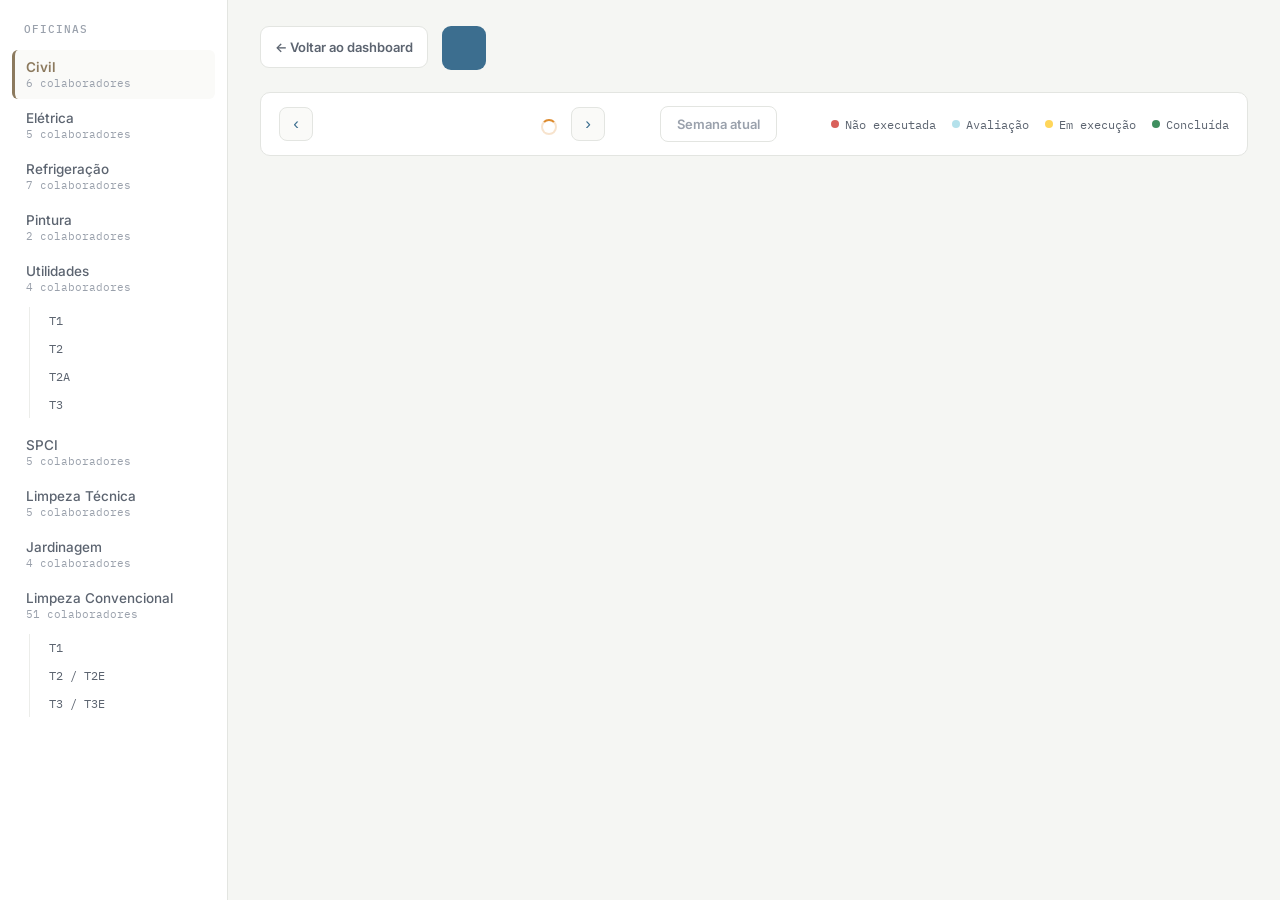
<file: docs/prog_sem.html>
<!DOCTYPE html>
<html lang="pt-BR">
<head>
<meta charset="UTF-8">
<meta name="viewport" content="width=device-width, initial-scale=1.0">
<title>Programação Semanal de OS</title>
<link rel="preconnect" href="https://fonts.googleapis.com">
<link rel="preconnect" href="https://fonts.gstatic.com" crossorigin>
<link href="https://fonts.googleapis.com/css2?family=Space+Grotesk:wght@500;600;700&family=Inter:wght@400;500;600&family=IBM+Plex+Mono:wght@400;500;600&display=swap" rel="stylesheet">
<style>
  :root{
    --bg:#F5F6F3;
    --surface:#FFFFFF;
    --surface-muted:#FAFAF8;
    --border:#E3E5E1;
    --border-soft:#ECEDEA;
    --ink:#1A1E22;
    --ink-soft:#5C6470;
    --ink-faint:#9AA1AC;

    --highlight:#DD8B2E;
    --highlight-soft:#FBF1E2;

    --st-pending:#8B93A1;
    --st-pending-bg:#EEF0F2;
    --st-progress:#FFD65A;
    --st-progress-bg:#FBF0DE;
    --st-evaluation:#B4E1EB;
    --st-evaluation-bg:#E8F6F9;
    --st-done:#3F8F5F;
    --st-done-bg:#E9F4ED;

    --load-ok:#3F8F5F;
    --load-warn:#C2811C;
    --load-over:#C1473F;

    --oficina-color:#3C6E8F;

    --weekend-bg:#23262C;
    --weekend-bg-head:#1B1E23;
    --weekend-border:#34373E;
    --weekend-ink:#F2F1ED;
    --weekend-ink-soft:#B9BCC3;
    --weekend-ink-faint:#7E828B;

    --radius:10px;
    --font-display:'Space Grotesk', sans-serif;
    --font-body:'Inter', sans-serif;
    --font-mono:'IBM Plex Mono', monospace;
  }

  *{box-sizing:border-box;}
  html,body{margin:0;padding:0;}
  body{
    background:var(--bg);
    color:var(--ink);
    font-family:var(--font-body);
    -webkit-font-smoothing:antialiased;
    min-height:100vh;
  }

  .app{
    display:flex;
    min-height:100vh;
    max-width:1500px;
    margin:0 auto;
  }

  /* ---------------- Sidebar ---------------- */
  .sidebar{
    width:228px;
    flex-shrink:0;
    background:var(--surface);
    border-right:1px solid var(--border);
    padding:22px 12px;
    display:flex;
    flex-direction:column;
    gap:2px;
  }
  .sidebar-head{
    font-family:var(--font-mono);
    font-size:10.5px;
    font-weight:500;
    letter-spacing:0.1em;
    color:var(--ink-faint);
    text-transform:uppercase;
    padding:0 12px 12px;
  }
  .oficina-item{
    display:flex;
    flex-direction:column;
    align-items:flex-start;
    gap:1px;
    width:100%;
    text-align:left;
    background:transparent;
    border:none;
    border-left:3px solid transparent;
    border-radius:6px;
    padding:9px 11px;
    cursor:pointer;
    font-family:var(--font-body);
    color:var(--ink-soft);
    transition:background .15s ease, color .15s ease, border-color .15s ease;
  }
  .oficina-item:hover{ background:var(--surface-muted); }
  .oficina-item .o-name{ font-size:13.5px; font-weight:500; }
  .oficina-item .o-size{ font-size:11px; color:var(--ink-faint); font-family:var(--font-mono); }
  .oficina-item.active{
    background:var(--surface-muted);
    border-left-color:var(--item-color);
    color:var(--ink);
  }
  .oficina-item.active .o-name{ color:var(--item-color); font-weight:600; }
  .oficina-item:focus-visible{ outline:2px solid var(--item-color); outline-offset:-2px; }

  .subteam-list{
    display:flex;
    flex-direction:column;
    gap:1px;
    margin:2px 0 8px 17px;
    padding-left:9px;
    border-left:1px solid var(--border-soft);
  }
  .subteam-item{
    text-align:left;
    background:transparent;
    border:none;
    border-radius:5px;
    padding:6px 10px;
    cursor:pointer;
    font-family:var(--font-mono);
    font-size:11.5px;
    color:var(--ink-soft);
    transition:background .15s ease, color .15s ease;
  }
  .subteam-item:hover{ background:var(--surface-muted); }
  .subteam-item.active{ background:var(--surface-muted); color:var(--item-color); font-weight:600; }
  .subteam-item:focus-visible{ outline:2px solid var(--item-color); outline-offset:-2px; }

  /* ---------------- Main ---------------- */
  .main{
    flex:1;
    min-width:0;
    padding:26px 32px 60px;
  }

  .topbar{
    display:flex;
    align-items:flex-start;
    justify-content:space-between;
    gap:24px;
    flex-wrap:wrap;
    margin-bottom:22px;
  }
  .topbar-left{
    display:flex;
    align-items:flex-start;
    gap:14px;
    flex-wrap:wrap;
  }
  .btn-back{
    height:42px;
    display:inline-flex;
    align-items:center;
    gap:8px;
    padding:0 14px;
    border-radius:9px;
    border:1px solid var(--border);
    background:var(--surface);
    color:var(--ink-soft);
    font:600 13px var(--font-body);
    cursor:pointer;
    white-space:nowrap;
    transition:background .15s ease, border-color .15s ease, color .15s ease;
  }
  .btn-back:hover{
    background:var(--surface-muted);
    border-color:var(--oficina-color);
    color:var(--oficina-color);
  }
  .btn-back:focus-visible{ outline:2px solid var(--oficina-color); outline-offset:2px; }
  .brand{ display:flex; align-items:center; gap:14px; }
  .brand-mark{
    width:44px;height:44px;
    border-radius:9px;
    background:var(--oficina-color);
    color:#fff;
    font-family:var(--font-mono);
    font-weight:600;
    font-size:13px;
    display:flex;
    align-items:center;
    justify-content:center;
    letter-spacing:0.3px;
    flex-shrink:0;
    transition:background .2s ease;
  }
  .brand h1{
    font-family:var(--font-display);
    font-size:21px;
    font-weight:600;
    margin:0;
    letter-spacing:-0.01em;
  }
  .brand p{ margin:2px 0 0; font-size:13px; color:var(--ink-soft); }

  .week-summary{ text-align:right; }
  .summary-total{ font-family:var(--font-mono); font-size:13px; color:var(--ink-soft); }
  .summary-total b{ color:var(--ink); font-weight:600; font-size:14px; }
  .summary-load{ font-size:11.5px; color:var(--ink-faint); margin-top:2px; }

  /* ---------------- Controls ---------------- */
  .controls{
    display:flex;
    align-items:center;
    justify-content:space-between;
    gap:16px;
    flex-wrap:wrap;
    margin-bottom:14px;
    padding:13px 18px;
    background:var(--surface);
    border:1px solid var(--border);
    border-radius:var(--radius);
  }
  .week-nav{ display:flex; align-items:center; gap:14px; }
  .nav-arrow{
    width:34px;height:34px;
    border-radius:8px;
    border:1px solid var(--border);
    background:var(--surface-muted);
    color:var(--oficina-color);
    font-size:17px;
    display:flex; align-items:center; justify-content:center;
    cursor:pointer;
    transition:background .15s ease, border-color .15s ease;
    flex-shrink:0;
  }
  .nav-arrow:hover{ background:var(--highlight-soft); border-color:var(--oficina-color); }
  .nav-arrow:focus-visible{ outline:2px solid var(--oficina-color); outline-offset:2px; }

  .week-range{
    font-family:var(--font-display);
    font-size:16px;
    font-weight:600;
    min-width:230px;
    text-align:center;
    letter-spacing:-0.01em;
  }
  .week-range .week-tag{
    display:block;
    font-family:var(--font-mono);
    font-size:10.5px;
    font-weight:500;
    color:var(--highlight);
    letter-spacing:0.08em;
    text-transform:uppercase;
    margin-top:2px;
    height:13px;
  }
  .week-range .week-tag.is-loading{
    position:relative;
    padding-right:18px;
  }
  .week-range .week-tag.is-loading::after{
    content:'';
    position:absolute;
    top:50%;
    right:0;
    width:12px;
    height:12px;
    margin-top:-6px;
    border-radius:50%;
    border:2px solid rgba(221,139,46,.24);
    border-top-color:var(--highlight);
    animation:spin .8s linear infinite;
  }
  .btn-current{
    font-family:var(--font-body); font-size:13px; font-weight:600;
    color:var(--oficina-color); background:var(--highlight-soft);
    border:1px solid transparent; border-radius:8px; padding:9px 16px;
    cursor:pointer; white-space:nowrap;
    transition:filter .15s ease;
  }
  .btn-current:hover{ filter:brightness(0.96); }
  .btn-current:disabled{ background:transparent; border:1px solid var(--border); color:var(--ink-faint); cursor:default; }
  .btn-current:focus-visible{ outline:2px solid var(--oficina-color); outline-offset:2px; }

  .status-legend{ display:flex; gap:16px; flex-wrap:wrap; }
  .legend-item{ display:flex; align-items:center; gap:6px; font-size:12px; color:var(--ink-soft); font-family:var(--font-mono); }
  .legend-item::before{ content:''; width:8px; height:8px; border-radius:50%; background:var(--dot); flex-shrink:0; }

  /* ---------------- Semana lado a lado ---------------- */
  .week-grid{
    display:grid;
    grid-template-columns:repeat(7, minmax(150px, 1fr));
    gap:10px;
    align-items:stretch;
    overflow-x:auto;
    padding-bottom:6px;
    opacity:1;
    transition:opacity .12s ease;
    position:relative;
    min-height:200px;
  }
  .week-grid.fading{ opacity:0; }
  .week-grid.is-loading::before{
    content:'';
    position:absolute;
    inset:0;
    background:rgba(245,246,243,.62);
    border-radius:var(--radius);
    z-index:8;
    backdrop-filter:blur(1px);
  }
  .week-grid.is-loading::after{
    content:'';
    position:absolute;
    top:18px;
    right:18px;
    width:26px;
    height:26px;
    border-radius:50%;
    border:3px solid rgba(60,110,143,.18);
    border-top-color:var(--oficina-color);
    animation:spin .8s linear infinite;
    z-index:9;
  }

  .day-section{
    background:var(--surface);
    border:1px solid var(--border);
    border-radius:var(--radius);
    overflow:hidden;
    display:flex;
    flex-direction:column;
    min-height:180px;
  }
  .day-section.is-today{ border-color:var(--oficina-color); }

  .day-head{
    display:flex;
    flex-direction:column;
    gap:7px;
    padding:11px 12px 10px;
    background:var(--surface-muted);
    border-bottom:1px solid var(--border-soft);
  }
  .day-section.is-today .day-head{ background:var(--highlight-soft); }
  .day-title{ display:flex; align-items:baseline; justify-content:space-between; gap:8px; }
  .day-name{ font-family:var(--font-display); font-size:11.5px; font-weight:600; letter-spacing:0.02em; text-transform:uppercase; }
  .day-section.is-today .day-name{ color:var(--highlight); }
  .day-date{ font-family:var(--font-mono); font-size:11.5px; color:var(--ink-faint); }

  .day-load{ display:flex; flex-direction:column; gap:4px; }
  .day-hh{ font-family:var(--font-mono); font-size:10.5px; color:var(--ink-soft); }
  .day-hh b{ color:var(--ink); font-weight:600; }
  .load-bar-row{ display:flex; align-items:center; gap:6px; }
  .load-bar-track{ flex:1; height:4px; border-radius:3px; background:var(--border-soft); overflow:hidden; }
  .load-bar-fill{ height:100%; border-radius:3px; }
  .load-pct{ font-family:var(--font-mono); font-size:10.5px; font-weight:600; min-width:30px; text-align:right; }
  .load-na{ font-family:var(--font-mono); font-size:10px; color:var(--ink-faint); }

  .day-rows{ flex:1; display:flex; flex-direction:column; }

  .os-row{
    position:relative;
    display:flex;
    flex-direction:column;
    gap:5px;
    padding:9px 10px 9px 16px;
    border-bottom:1px solid var(--border-soft);
    background:var(--status-bg, var(--surface));
    color:var(--status-fg, var(--ink));
    transition:filter .15s ease, transform .15s ease;
  }
  .os-row.has-details{ cursor:pointer; }
  .os-row.has-details:hover{ filter:brightness(.985); }
  .day-rows .os-row:last-child{ border-bottom:none; }
  .os-row::before{
    content:'';
    position:absolute;
    left:5px; top:8px; bottom:8px;
    width:4px;
    border-radius:2px;
    background:var(--status-color);
  }

  .os-info{ display:flex; flex-direction:column; gap:2px; min-width:0; }
  .os-code{ font-family:var(--font-mono); font-size:9.5px; color:var(--status-muted, var(--ink-faint)); }
  .os-title{ font-size:12px; line-height:1.32; color:var(--status-fg, var(--ink)); }

  .os-meta{ display:flex; align-items:center; gap:8px; flex-wrap:wrap; }
  .os-hh{ font-family:var(--font-mono); font-size:11px; color:var(--status-fg, var(--ink)); white-space:nowrap; }
  .os-exec{ font-family:var(--font-mono); font-size:11px; color:var(--status-muted, var(--ink-soft)); white-space:nowrap; }
  .os-resources{ display:flex; gap:4px; flex-wrap:wrap; }
  .os-detail{
    display:none;
    margin-top:2px;
    padding:8px 10px;
    border-radius:8px;
    background:var(--detail-bg, var(--surface-muted));
    border:1px solid var(--detail-border, var(--border-soft));
    font-size:11px;
    line-height:1.45;
    color:var(--status-muted, var(--ink-soft));
  }
  .os-row.is-open .os-detail{ display:block; }
  .resource-tag{
    font-size:10px;
    font-family:var(--font-body);
    font-weight:500;
    color:var(--status-muted, var(--ink-soft));
    background:var(--chip-bg, var(--surface));
    border:1px solid var(--chip-border, var(--border));
    border-radius:999px;
    padding:2px 8px;
    white-space:nowrap;
  }
  .order-badge{
    font-size:10px;
    font-family:var(--font-body);
    font-weight:700;
    letter-spacing:.02em;
    text-transform:uppercase;
    color:var(--status-fg, var(--ink));
    background:var(--chip-bg, var(--surface));
    border:1px solid var(--chip-border, var(--border));
    border-radius:999px;
    padding:2px 8px;
    white-space:nowrap;
  }
  .resource-empty{ font-family:var(--font-mono); font-size:11px; color:var(--status-muted, var(--ink-faint)); }

  .day-empty{
    flex:1;
    display:flex;
    align-items:center;
    justify-content:center;
    text-align:center;
    padding:16px 10px;
    font-size:10.5px;
    color:var(--ink-faint);
  }

  /* ---------------- Fim de semana em destaque ---------------- */
  .day-section.is-weekend{
    background:var(--weekend-bg);
    border-color:var(--weekend-border);
    --st-pending:#A7AEBA;
    --st-progress:#E2A23E;
    --st-done:#4FAE73;
    --load-ok:#4FAE73;
    --load-warn:#E2A23E;
    --load-over:#D9605A;
  }
  .day-section.is-weekend .day-head{ background:var(--weekend-bg-head); border-bottom-color:var(--weekend-border); }
  .day-section.is-weekend .day-name{ color:var(--weekend-ink); }
  .day-section.is-weekend .day-date{ color:var(--weekend-ink-soft); }
  .day-section.is-weekend .day-hh{ color:var(--weekend-ink-soft); }
  .day-section.is-weekend .day-hh b{ color:var(--weekend-ink); }
  .day-section.is-weekend .load-na{ color:var(--weekend-ink-soft); }
  .day-section.is-weekend .load-bar-track{ background:var(--weekend-border); }
  .day-section.is-weekend .os-row{ border-bottom-color:var(--weekend-border); }
  .day-section.is-weekend .day-empty{ color:var(--weekend-ink-faint); }
  .day-section.is-weekend.is-today{ border-color:var(--oficina-color); }
  .day-section.is-weekend.is-today .day-head{ background:var(--weekend-bg-head); border-bottom-color:var(--oficina-color); }
  .day-section.is-weekend.is-today .day-name{ color:var(--highlight); }

  @media (max-width: 900px){
    .app{ flex-direction:column; }
    .sidebar{
      width:100%;
      flex-direction:row;
      overflow-x:auto;
      border-right:none;
      border-bottom:1px solid var(--border);
      padding:14px 12px;
      gap:6px;
    }
    .sidebar-head{ display:none; }
    .oficina-item{
      flex-shrink:0;
      border-left:none;
      border-bottom:3px solid transparent;
      white-space:nowrap;
    }
    .oficina-item.active{ border-bottom-color:var(--item-color); }
    .subteam-list{
      flex-direction:row;
      margin:0 0 0 4px;
      padding-left:8px;
      border-left:1px solid var(--border-soft);
    }
    .main{ padding:20px 16px 40px; }
    .week-grid{ grid-template-columns:none; grid-auto-flow:column; grid-auto-columns:74%; }
  }

  @keyframes spin{
    to{ transform:rotate(360deg); }
  }
</style>
</head>
<body>

<div class="app">

  <nav class="sidebar" id="sidebar">
    <div class="sidebar-head">Oficinas</div>
  </nav>

  <div class="main">

    <header class="topbar">
      <div class="topbar-left">
        <button class="btn-back" id="backToDashboardBtn" type="button">← Voltar ao dashboard</button>
        <div class="brand">
          <div class="brand-mark" id="brandMark"></div>
          <div>
            <h1 id="oficinaTitle"></h1>
            <p id="oficinaSubtitle"></p>
          </div>
        </div>
      </div>
      <div class="week-summary">
        <div class="summary-total" id="summaryTotal"></div>
        <div class="summary-load" id="summaryLoad"></div>
      </div>
    </header>

    <div class="controls">
      <div class="week-nav">
        <button class="nav-arrow" id="prevWeek" aria-label="Semana anterior">‹</button>
        <div class="week-range">
          <span id="weekRangeText"></span>
          <span class="week-tag" id="weekTag"></span>
        </div>
        <button class="nav-arrow" id="nextWeek" aria-label="Próxima semana">›</button>
      </div>
      <button class="btn-current" id="currentWeekBtn">Semana atual</button>
      <div class="status-legend">
        <span class="legend-item" style="--dot:#D9605A">Não executada</span>
        <span class="legend-item" style="--dot:var(--st-evaluation)">Avaliação</span>
        <span class="legend-item" style="--dot:var(--st-progress)">Em execução</span>
        <span class="legend-item" style="--dot:var(--st-done)">Concluída</span>
      </div>
    </div>

    <div class="week-grid" id="weekList"></div>

  </div>
</div>

<script src="./config.js"></script>
<script>
(function(){

  /* ---------------- Oficinas ---------------- */
  const DEFAULT_JOURNEY = { days:[1,2,3,4,5], hours:8.8 }; // seg. a sex.

  const OFICINAS = [
    { id:'civil',     label:'Civil',                 size:6,  accent:'#8C7A5E' },
    { id:'elet',      label:'Elétrica',               size:5,  accent:'#2F4D7A' },
    { id:'refrig',    label:'Refrigeração',           size:7,  accent:'#2E8B9E' },
    { id:'pintura',   label:'Pintura',                size:2,  accent:'#A8552D' },
    { id:'util',      label:'Utilidades',             accent:'#3C6E8F',
      subteams:[
        { id:'t1',  label:'T1',  size:1, journey:{ days:[1,2,3,4,5,6], hours:7.33 } },
        { id:'t2',  label:'T2',  size:1, journey:{ days:[1,2,3,4,5,6], hours:7.33 } },
        { id:'t2a', label:'T2A', size:1, journey:{ days:[1,2,3,4,5],   hours:8.8  } },
        { id:'t3',  label:'T3',  size:1, journey:{ days:[1,2,3,4,5,6], hours:7.33 } },
      ]
    },
    { id:'spci',      label:'SPCI',                   size:5,  accent:'#C1473F' },
    { id:'limpTec',   label:'Limpeza Técnica',        size:5,  accent:'#6B7B93' },
    { id:'jardim',    label:'Jardinagem',              size:4,  accent:'#4F7942' },
    { id:'limpConv',  label:'Limpeza Convencional',   accent:'#9B6E9E',
      subteams:[
        { id:'t1', label:'T1',         size:8  },
        { id:'t2', label:'T2 / T2E',   size:22 },
        { id:'t3', label:'T3 / T3E',   size:21 },
      ]
    },
  ];

  const STATUS = {
    pending:  { label:'Não executada', color:'var(--st-pending)',  bg:'var(--st-pending-bg)'  },
    evaluation: { label:'Avaliação',   color:'var(--st-evaluation)', bg:'var(--st-evaluation-bg)' },
    progress: { label:'Em execução',   color:'var(--st-progress)', bg:'var(--st-progress-bg)' },
    done:     { label:'Concluída',     color:'var(--st-done)',     bg:'var(--st-done-bg)'     },
  };

  const WEEKDAY_ABBR = ['DOM','SEG','TER','QUA','QUI','SEX','SÁB'];
  const MONTHS_FULL = ['janeiro','fevereiro','março','abril','maio','junho','julho','agosto','setembro','outubro','novembro','dezembro'];
  const MONTHS_ABBR = ['jan','fev','mar','abr','mai','jun','jul','ago','set','out','nov','dez'];

  /* ---------------- Dados de exemplo por oficina ---------------- */
  // o = offset em dias relativos a hoje | hh = horas estimadas da OS | ex = qtd executantes alocados
  const RAW = {
    civil:[
      {o:-16, n:'0401', t:'Reparo de piso industrial – Setor 2',        hh:6, ex:3, st:'done',    r:['Escada']},
      {o:-13, n:'0402', t:'Reforço de fundação – Pilar 7',               hh:8, ex:4, st:'done',    r:[]},
      {o:-10, n:'0403', t:'Inspeção estrutural – Galpão B',              hh:4, ex:2, st:'done',    r:['PEMT Tesoura']},
      {o:-7,  n:'0404', t:'Recomposição de alvenaria – Bloco C',         hh:5, ex:3, st:'done',    r:[]},
      {o:-3,  n:'0405', t:'Vedação de telhado – Bloco A',                hh:6, ex:2, st:'done',    r:['Escada']},
      {o:-1,  n:'0406', t:'Reparo de calçada externa',                  hh:4, ex:3, st:'done',    r:[]},
      {o:0,   n:'0407', t:'Construção de base para equipamento',        hh:8, ex:4, st:'progress', r:['PEMT Articulada']},
      {o:3,   n:'0408', t:'Inspeção de trincas – Galpão A',              hh:6, ex:3, st:'pending',  r:[]},
      {o:7,   n:'0409', t:'Reparo de muro de contenção',                hh:5, ex:2, st:'pending',  r:['Escada']},
      {o:12,  n:'0410', t:'Nivelamento de piso – Almoxarifado',          hh:8, ex:4, st:'pending',  r:[]},
    ],
    elet:[
      {o:-15, n:'0421', t:'Manutenção preventiva – Painel elétrico',     hh:3, ex:2, st:'done',    r:[]},
      {o:-12, n:'0422', t:'Substituição de disjuntor – QGBT 2',          hh:5, ex:2, st:'done',    r:['Escada']},
      {o:-9,  n:'0423', t:'Revisão de quadro elétrico geral',            hh:4, ex:1, st:'done',    r:[]},
      {o:-6,  n:'0424', t:'Verificação de aterramento',                  hh:6, ex:3, st:'done',    r:['PEMT Tesoura']},
      {o:-2,  n:'0425', t:'Troca de cabos – Subestação',                 hh:3, ex:2, st:'done',    r:[]},
      {o:0,   n:'0426', t:'Calibração de sensores elétricos',            hh:4, ex:2, st:'progress', r:['Escada']},
      {o:1,   n:'0427', t:'Inspeção termográfica – Painéis',             hh:5, ex:2, st:'pending',  r:[]},
      {o:4,   n:'0428', t:'Manutenção de iluminação – Pátio',            hh:3, ex:1, st:'pending',  r:[]},
      {o:8,   n:'0429', t:'Troca de contator – CCM 3',                  hh:6, ex:3, st:'pending',  r:['PEMT Articulada']},
      {o:13,  n:'0430', t:'Teste de isolamento – Motores',               hh:4, ex:2, st:'pending',  r:[]},
    ],
    refrig:[
      {o:-17, n:'0441', t:'Manutenção de chiller – Unidade 1',           hh:8, ex:3, st:'done',    r:['PEMT Tesoura']},
      {o:-14, n:'0442', t:'Troca de gás refrigerante – Câmara fria 2',   hh:6, ex:2, st:'done',    r:[]},
      {o:-11, n:'0443', t:'Limpeza de condensadores',                   hh:5, ex:2, st:'done',    r:['Escada']},
      {o:-8,  n:'0444', t:'Inspeção de câmara fria – Setor B',           hh:7, ex:3, st:'done',    r:[]},
      {o:-4,  n:'0445', t:'Manutenção de ar-condicionado – Sala de controle', hh:6, ex:2, st:'done', r:['PEMT Articulada']},
      {o:0,   n:'0446', t:'Troca de compressor – Unidade 3',             hh:8, ex:4, st:'progress', r:[]},
      {o:2,   n:'0447', t:'Verificação de termostatos',                  hh:5, ex:2, st:'pending',  r:['Escada']},
      {o:6,   n:'0448', t:'Manutenção preventiva – Fancoil',             hh:6, ex:3, st:'pending',  r:[]},
      {o:9,   n:'0449', t:'Reparo de vazamento – Linha de refrigeração', hh:7, ex:3, st:'pending',  r:['PEMT Tesoura']},
      {o:15,  n:'0450', t:'Calibração de painel de controle – Chiller',  hh:5, ex:2, st:'pending',  r:[]},
    ],
    pintura:[
      {o:-16, n:'0461', t:'Pintura de proteção – Estrutura metálica',    hh:6, ex:2, st:'done',    r:['Escada']},
      {o:-11, n:'0462', t:'Repintura de piso demarcado – Pátio',         hh:8, ex:2, st:'done',    r:[]},
      {o:-6,  n:'0463', t:'Pintura de sinalização – Áreas de risco',     hh:5, ex:1, st:'done',    r:['PEMT Tesoura']},
      {o:-2,  n:'0464', t:'Pintura anticorrosiva – Tubulações',          hh:6, ex:2, st:'done',    r:[]},
      {o:0,   n:'0465', t:'Pintura de fachada – Bloco D',                hh:4, ex:1, st:'progress', r:['Escada']},
      {o:3,   n:'0466', t:'Repintura de faixas – Estacionamento',        hh:6, ex:2, st:'pending',  r:[]},
      {o:7,   n:'0467', t:'Pintura de grades de proteção',               hh:8, ex:2, st:'pending',  r:['PEMT Articulada']},
      {o:10,  n:'0468', t:'Pintura de tanques – Área externa',           hh:5, ex:1, st:'pending',  r:[]},
      {o:14,  n:'0469', t:'Pintura de corrimãos – Escadas',              hh:6, ex:2, st:'pending',  r:['Escada']},
      {o:17,  n:'0470', t:'Pintura de sinalização de piso – Almoxarifado', hh:4, ex:1, st:'pending', r:[]},
    ],
    util:{
      t1:[
        {o:-15, n:'0601', t:'Verificação de rede de ar comprimido',           hh:4, ex:1, st:'done',    r:[]},
        {o:-11, n:'0602', t:'Inspeção de caldeira',                          hh:5, ex:1, st:'done',    r:[]},
        {o:-8,  n:'0603', t:'Leitura de instrumentos – Estação de tratamento', hh:3, ex:1, st:'done',  r:[]},
        {o:-4,  n:'0604', t:'Ronda de inspeção – Subestação de utilidades',  hh:4, ex:1, st:'done',    r:[]},
        {o:-1,  n:'0605', t:'Verificação de nível – Reservatório',           hh:3, ex:1, st:'done',    r:[]},
        {o:0,   n:'0606', t:'Troca de filtro – Compressor 1',                hh:5, ex:1, st:'progress', r:[]},
        {o:3,   n:'0607', t:'Inspeção de válvulas – Rede de vapor',          hh:4, ex:1, st:'pending',  r:[]},
        {o:9,   n:'0608', t:'Registro de parâmetros – Torre de refrigeração', hh:3, ex:1, st:'pending', r:[]},
      ],
      t2:[
        {o:-14, n:'0611', t:'Manutenção de bomba de água industrial',        hh:5, ex:1, st:'done',    r:[]},
        {o:-10, n:'0612', t:'Verificação de pressão – Rede de ar comprimido', hh:4, ex:1, st:'done',   r:[]},
        {o:-7,  n:'0613', t:'Inspeção de tubulação – Vapor',                 hh:4, ex:1, st:'done',    r:[]},
        {o:-3,  n:'0614', t:'Troca de óleo – Compressor 2',                  hh:5, ex:1, st:'done',    r:[]},
        {o:-2,  n:'0615', t:'Calibração de manômetros',                     hh:3, ex:1, st:'done',    r:[]},
        {o:0,   n:'0616', t:'Ronda de inspeção – Casa de bombas',            hh:4, ex:1, st:'progress', r:[]},
        {o:4,   n:'0617', t:'Verificação de rede de vapor',                  hh:5, ex:1, st:'pending',  r:[]},
        {o:10,  n:'0618', t:'Inspeção de reservatório de água',              hh:4, ex:1, st:'pending',  r:[]},
      ],
      t2a:[
        {o:-16, n:'0621', t:'Manutenção preventiva – Compressor principal',  hh:7, ex:2, st:'done',    r:['Escada']},
        {o:-9,  n:'0622', t:'Reparo de vazamento – Rede de vapor',           hh:6, ex:2, st:'done',    r:[]},
        {o:-6,  n:'0623', t:'Inspeção de caldeira – Parada programada',      hh:8, ex:2, st:'done',    r:['PEMT Articulada']},
        {o:-2,  n:'0624', t:'Troca de válvula – Estação de tratamento',      hh:5, ex:2, st:'done',    r:[]},
        {o:0,   n:'0625', t:'Manutenção de torre de refrigeração',           hh:6, ex:2, st:'progress', r:[]},
        {o:2,   n:'0626', t:'Manutenção de sistema de ar comprimido – Linha 1', hh:7, ex:2, st:'pending', r:[]},
        {o:6,   n:'0627', t:'Inspeção de rede de utilidades',                hh:5, ex:2, st:'pending',  r:['Escada']},
        {o:11,  n:'0628', t:'Manutenção de bomba de água industrial – Revisão geral', hh:8, ex:2, st:'pending', r:[]},
      ],
      t3:[
        {o:-17, n:'0631', t:'Manutenção de sistema de ar comprimido – Linha 2', hh:6, ex:2, st:'done',  r:[]},
        {o:-12, n:'0632', t:'Inspeção de reservatório de água',              hh:5, ex:2, st:'done',    r:[]},
        {o:-5,  n:'0633', t:'Troca de filtro – Estação de tratamento',       hh:6, ex:2, st:'done',    r:[]},
        {o:-1,  n:'0634', t:'Verificação de rede de utilidades',             hh:5, ex:2, st:'done',    r:['Escada']},
        {o:0,   n:'0635', t:'Manutenção de torre de refrigeração – Unidade 2', hh:7, ex:2, st:'progress', r:[]},
        {o:3,   n:'0636', t:'Inspeção de caldeira',                         hh:6, ex:2, st:'pending',  r:[]},
        {o:7,   n:'0637', t:'Manutenção de compressor reserva',              hh:5, ex:2, st:'pending',  r:[]},
        {o:13,  n:'0638', t:'Troca de válvula – Rede de vapor',              hh:6, ex:2, st:'pending',  r:['Escada']},
      ],
    },
    spci:[
      {o:-16, n:'0501', t:'Inspeção de extintores – Bloco A',            hh:3, ex:2, st:'done',    r:[]},
      {o:-13, n:'0502', t:'Teste de sprinklers – Galpão B',              hh:4, ex:2, st:'done',    r:['Escada']},
      {o:-9,  n:'0503', t:'Verificação de hidrantes',                    hh:2, ex:1, st:'done',    r:[]},
      {o:-6,  n:'0504', t:'Recarga de extintores',                       hh:3, ex:2, st:'done',    r:[]},
      {o:-2,  n:'0505', t:'Teste de alarme de incêndio',                 hh:4, ex:2, st:'done',    r:['Escada']},
      {o:0,   n:'0506', t:'Inspeção de mangueiras de incêndio',          hh:3, ex:2, st:'progress', r:[]},
      {o:1,   n:'0507', t:'Manutenção de bomba de incêndio',             hh:2, ex:1, st:'pending',  r:[]},
      {o:4,   n:'0508', t:'Verificação de sinalização de emergência',    hh:4, ex:2, st:'pending',  r:['Escada']},
      {o:8,   n:'0509', t:'Teste de central de alarme',                  hh:3, ex:2, st:'pending',  r:[]},
      {o:11,  n:'0510', t:'Inspeção de saídas de emergência',            hh:2, ex:1, st:'pending',  r:[]},
    ],
    limpTec:[
      {o:-17, n:'0521', t:'Limpeza técnica – Painéis elétricos',         hh:4, ex:2, st:'done',    r:[]},
      {o:-14, n:'0522', t:'Limpeza de exaustores industriais',           hh:5, ex:2, st:'done',    r:['Escada']},
      {o:-10, n:'0523', t:'Limpeza de área classificada',                hh:4, ex:2, st:'done',    r:[]},
      {o:-7,  n:'0524', t:'Limpeza técnica – Sala de máquinas',          hh:6, ex:3, st:'done',    r:['PEMT Tesoura']},
      {o:-3,  n:'0525', t:'Limpeza de dutos de ventilação',              hh:4, ex:2, st:'done',    r:[]},
      {o:0,   n:'0526', t:'Limpeza técnica – Subestação',                hh:5, ex:2, st:'progress', r:[]},
      {o:2,   n:'0527', t:'Limpeza de filtros industriais',              hh:4, ex:2, st:'pending',  r:['Escada']},
      {o:5,   n:'0528', t:'Limpeza técnica – Câmaras frias',             hh:6, ex:3, st:'pending',  r:[]},
      {o:9,   n:'0529', t:'Limpeza de telhado industrial',               hh:4, ex:2, st:'pending',  r:[]},
      {o:14,  n:'0530', t:'Limpeza técnica – Equipamentos de processo',  hh:5, ex:2, st:'pending',  r:['PEMT Tesoura']},
    ],
    jardim:[
      {o:-16, n:'0541', t:'Poda de árvores – Área externa',              hh:4, ex:2, st:'done',    r:['Escada']},
      {o:-12, n:'0542', t:'Corte de grama – Pátio principal',            hh:3, ex:2, st:'done',    r:[]},
      {o:-8,  n:'0543', t:'Manutenção de jardim – Bloco administrativo', hh:5, ex:3, st:'done',    r:[]},
      {o:-5,  n:'0544', t:'Irrigação – Canteiros externos',              hh:4, ex:2, st:'done',    r:[]},
      {o:-1,  n:'0545', t:'Roçada – Área de fundo',                      hh:3, ex:1, st:'done',    r:[]},
      {o:0,   n:'0546', t:'Plantio de mudas – Entrada principal',        hh:4, ex:2, st:'progress', r:[]},
      {o:1,   n:'0547', t:'Limpeza de canteiros',                        hh:5, ex:3, st:'pending',  r:['Escada']},
      {o:4,   n:'0548', t:'Manutenção de paisagismo – Estacionamento',   hh:3, ex:1, st:'pending',  r:[]},
      {o:7,   n:'0549', t:'Poda de cerca viva',                          hh:4, ex:2, st:'pending',  r:[]},
      {o:11,  n:'0550', t:'Controle de pragas – Jardim',                 hh:5, ex:3, st:'pending',  r:[]},
    ],
    limpConv:{
      t1:[
        {o:-16, n:'0641', t:'Limpeza de banheiros – Bloco A',                hh:4, ex:4, st:'done',    r:[]},
        {o:-12, n:'0642', t:'Limpeza de escritórios administrativos',        hh:3, ex:3, st:'done',    r:[]},
        {o:-9,  n:'0643', t:'Varrição de áreas externas',                   hh:4, ex:5, st:'done',    r:[]},
        {o:-5,  n:'0644', t:'Limpeza de refeitório',                        hh:3, ex:4, st:'done',    r:[]},
        {o:-2,  n:'0645', t:'Limpeza de vidros – Bloco B',                  hh:4, ex:3, st:'done',    r:['Escada']},
        {o:0,   n:'0646', t:'Limpeza de corredores – Bloco C',               hh:3, ex:4, st:'progress', r:[]},
        {o:3,   n:'0647', t:'Limpeza de vestiários',                        hh:2, ex:3, st:'pending',  r:[]},
        {o:8,   n:'0648', t:'Limpeza de áreas comuns',                      hh:4, ex:5, st:'pending',  r:[]},
      ],
      t2:[
        {o:-15, n:'0651', t:'Limpeza geral – Bloco administrativo',          hh:3, ex:10, st:'done',    r:[]},
        {o:-11, n:'0652', t:'Limpeza de pátio e estacionamento',             hh:4, ex:12, st:'done',    r:[]},
        {o:-7,  n:'0653', t:'Limpeza de almoxarifado',                      hh:3, ex:8,  st:'done',    r:[]},
        {o:-3,  n:'0654', t:'Limpeza de galpão principal',                  hh:4, ex:14, st:'done',    r:[]},
        {o:-1,  n:'0655', t:'Limpeza de escritórios – Turno intermediário',  hh:3, ex:9,  st:'done',    r:[]},
        {o:0,   n:'0656', t:'Limpeza de refeitório – Turno intermediário',   hh:4, ex:11, st:'progress', r:[]},
        {o:4,   n:'0657', t:'Limpeza de banheiros – Bloco central',          hh:3, ex:10, st:'pending',  r:[]},
        {o:10,  n:'0658', t:'Limpeza de áreas comuns – Turno intermediário', hh:4, ex:12, st:'pending',  r:[]},
      ],
      t3:[
        {o:-17, n:'0661', t:'Limpeza pós-obra – Galpão D',                  hh:4, ex:9,  st:'done',    r:['Escada']},
        {o:-13, n:'0662', t:'Limpeza de vidros – Fachada principal',         hh:5, ex:8,  st:'done',    r:['PEMT Tesoura']},
        {o:-10, n:'0663', t:'Limpeza de área externa – Turno final',         hh:3, ex:10, st:'done',    r:[]},
        {o:-6,  n:'0664', t:'Limpeza de corredores – Turno final',           hh:3, ex:9,  st:'done',    r:[]},
        {o:-2,  n:'0665', t:'Limpeza de banheiros – Turno final',            hh:4, ex:11, st:'done',    r:[]},
        {o:0,   n:'0666', t:'Limpeza de refeitório – Turno final',           hh:3, ex:9,  st:'progress', r:[]},
        {o:5,   n:'0667', t:'Limpeza de áreas comuns – Turno final',         hh:4, ex:10, st:'pending',  r:[]},
        {o:12,  n:'0668', t:'Limpeza de galpão secundário',                  hh:3, ex:8,  st:'pending',  r:[]},
      ],
    },
  };

  const today = new Date();
  today.setHours(0,0,0,0);
  const yearForCode = today.getFullYear();

  function addDays(date, n){ const d = new Date(date); d.setDate(d.getDate()+n); return d; }

  function buildOrder(o){
    return {
      date: addDays(today, o.o),
      code: 'OS-'+yearForCode+'-'+o.n,
      title: o.t,
      hh: o.hh,
      exec: o.ex,
      tipoServico: Number(o?.ts ?? 1) || 1,
      status: o.st,
      resources: o.r,
    };
  }

  const cfg = window.__DASHBOARD_CONFIG__ ?? { dataEndpoint:"", transport:"auto", jsonpCallbackParam:"callback" };
  const remoteEndpoint = String(cfg.dataEndpoint || '').trim();
  const remoteCache = new Map();
  let DATA = {};

  function makeEmptyData(){
    const out = {};
    OFICINAS.forEach(of=>{
      if(of.subteams){
        out[of.id] = {};
        of.subteams.forEach(st=>{ out[of.id][st.id] = []; });
      } else {
        out[of.id] = [];
      }
    });
    return out;
  }

  function normalizeOrderFromApi(o){
    const dateIso = String(o?.date ?? '').slice(0, 10);
    const date = dateIso ? new Date(dateIso + 'T00:00:00') : new Date();
    date.setHours(0,0,0,0);
    return {
      date,
      code: String(o?.code ?? '').trim() || 'OS',
      title: String(o?.title ?? '').trim() || 'Ordem de Serviço',
      description: String(o?.description ?? '').trim(),
      hh: Number(o?.hh ?? 0) || 0,
      exec: Number(o?.exec ?? 1) || 1,
      tipoServico: Number(o?.tipoServico ?? 0) || 0,
      estado: Number(o?.estado ?? 0) || 0,
      status: String(o?.status ?? 'pending'),
      resources: Array.isArray(o?.resources) ? o.resources.map(r=>String(r ?? '').trim()).filter(Boolean) : [],
    };
  }

  function getOrderBadgeLabel(order){
    const estado = Number(order?.estado ?? 0);
    if(estado === 30) return 'Avaliação';
    const tipoServico = Number(order?.tipoServico ?? 0);
    if(!Number.isFinite(tipoServico) || tipoServico <= 0) return '';
    return tipoServico > 3 ? 'Corretiva' : 'Preventiva';
  }

  function getOrderVisual(order){
    const estado = Number(order?.estado ?? 0);
    const orderDate = order?.date instanceof Date ? order.date : new Date(order?.date ?? '');
    const isPast = orderDate instanceof Date && !Number.isNaN(orderDate.getTime()) && orderDate < today;

    if(estado === 96){
      return {
        bg:'#7F8487',
        fg:'#FFFFFF',
        muted:'rgba(255,255,255,.82)',
        detailBg:'rgba(255,255,255,.12)',
        detailBorder:'rgba(255,255,255,.16)',
        chipBg:'rgba(255,255,255,.12)',
        chipBorder:'rgba(255,255,255,.18)'
      };
    }
    if(estado === 77 || estado === 99){
      return {
        accent:'#9AD872',
        bg:'#9AD872',
        fg:'#1A1E22',
        muted:'rgba(26,30,34,.72)',
        detailBg:'rgba(255,255,255,.34)',
        detailBorder:'rgba(26,30,34,.08)',
        chipBg:'rgba(255,255,255,.5)',
        chipBorder:'rgba(26,30,34,.1)'
      };
    }
    if(estado === 30 && isPast){
      return {
        accent:'#D9605A',
        bg:'#F7C3BD',
        fg:'#1A1E22',
        muted:'rgba(26,30,34,.72)',
        detailBg:'rgba(255,255,255,.38)',
        detailBorder:'rgba(26,30,34,.08)',
        chipBg:'rgba(255,255,255,.56)',
        chipBorder:'rgba(26,30,34,.1)'
      };
    }
    if(estado === 30){
      return {
        accent:'var(--st-evaluation)',
        bg:'var(--st-evaluation)',
        fg:'#1A1E22',
        muted:'rgba(26,30,34,.72)',
        detailBg:'rgba(255,255,255,.34)',
        detailBorder:'rgba(26,30,34,.08)',
        chipBg:'rgba(255,255,255,.5)',
        chipBorder:'rgba(26,30,34,.1)'
      };
    }
    if(estado === 55){
      return {
        accent:'#FFD65A',
        bg:'#FFD65A',
        fg:'#1A1E22',
        muted:'rgba(26,30,34,.72)',
        detailBg:'rgba(255,255,255,.36)',
        detailBorder:'rgba(26,30,34,.08)',
        chipBg:'rgba(255,255,255,.52)',
        chipBorder:'rgba(26,30,34,.1)'
      };
    }
    if(estado === 50 && isPast){
      return {
        accent:'#D9605A',
        bg:'#F7C3BD',
        fg:'#1A1E22',
        muted:'rgba(26,30,34,.72)',
        detailBg:'rgba(255,255,255,.38)',
        detailBorder:'rgba(26,30,34,.08)',
        chipBg:'rgba(255,255,255,.56)',
        chipBorder:'rgba(26,30,34,.1)'
      };
    }
    return {
      accent:'var(--st-pending)',
      bg:'var(--surface)',
      fg:'var(--ink)',
      muted:'var(--ink-soft)',
      detailBg:'var(--surface-muted)',
      detailBorder:'var(--border-soft)',
      chipBg:'var(--surface)',
      chipBorder:'var(--border)'
    };
  }

  function buildMockData(){
    const out = {};
    OFICINAS.forEach(of=>{
      if(of.subteams){
        out[of.id] = {};
        of.subteams.forEach(st=>{ out[of.id][st.id] = (RAW[of.id]?.[st.id] || []).map(buildOrder); });
      } else {
        out[of.id] = (RAW[of.id] || []).map(buildOrder);
      }
    });
    return out;
  }

  DATA = buildMockData();

  const _FETCH_TIMEOUT_MS = 60000;
  const _FETCH_MAX_RETRIES = 3;
  const _FETCH_RETRY_BASE_DELAY = 1500;

  function _sleep(ms){ return new Promise((r)=>setTimeout(r, ms)); }

  async function _withRetries(fn, { maxRetries = _FETCH_MAX_RETRIES, baseDelay = _FETCH_RETRY_BASE_DELAY } = {}){
    let lastErr = null;
    for(let attempt = 0; attempt <= maxRetries; attempt++){
      try{ return await fn(attempt); }
      catch(err){
        lastErr = err;
        if(attempt >= maxRetries) break;
        const delay = baseDelay * Math.pow(2, attempt) + Math.floor(Math.random() * 500);
        await _sleep(delay);
      }
    }
    throw lastErr;
  }

  function fetchJsonp(urlString, { timeoutMs = _FETCH_TIMEOUT_MS } = {}){
    return new Promise((resolve, reject)=>{
      const cbParam = String(cfg.jsonpCallbackParam || 'callback');
      const cbName = '__jsonp_cb_' + Date.now() + '_' + Math.random().toString(16).slice(2);
      const url = new URL(urlString);
      url.searchParams.set(cbParam, cbName);

      let done = false;
      const cleanup = ()=>{
        if(done) return;
        done = true;
        try{ delete window[cbName]; } catch {}
        if(script && script.parentNode) script.parentNode.removeChild(script);
        if(timer) clearTimeout(timer);
      };

      window[cbName] = (payload)=>{
        cleanup();
        resolve(payload);
      };

      const script = document.createElement('script');
      script.src = url.toString();
      script.async = true;
      script.onerror = ()=>{
        cleanup();
        reject(new Error('Falha no JSONP'));
      };

      const timer = setTimeout(()=>{
        cleanup();
        reject(new Error('Timeout no JSONP'));
      }, timeoutMs);

      document.head.appendChild(script);
    });
  }

  function _fetchWithTimeout(url, options = {}, timeoutMs = _FETCH_TIMEOUT_MS){
    const controller = typeof AbortController !== "undefined" ? new AbortController() : null;
    const signal = controller ? controller.signal : undefined;
    const opts = signal ? { ...options, signal } : { ...options };
    let timeoutId = null;
    const cleanup = ()=>{ if(timeoutId){ clearTimeout(timeoutId); timeoutId = null; } };
    const timeoutPromise = new Promise((_, reject)=>{
      timeoutId = setTimeout(()=>{
        if(controller){ try{ controller.abort(); }catch{} }
        reject(new Error('Timeout na requisição'));
      }, timeoutMs);
    });
    return Promise.race([fetch(url, opts).finally(cleanup), timeoutPromise]);
  }

  async function fetchWeekData(monday, options){
    if(!remoteEndpoint) return null;
    const key = monday.toISOString().slice(0, 10);
    if(remoteCache.has(key) && !(options && options.force)) return remoteCache.get(key);

    const baseUrl = new URL(remoteEndpoint);
    baseUrl.searchParams.set('view', 'prog_sem');
    baseUrl.searchParams.set('weekStart', key);
    if (options && options.force) baseUrl.searchParams.set('force', String(Date.now()));

    const payload = await _withRetries(async () => {
      const url = new URL(baseUrl.toString());
      const transport = String(cfg.transport || 'auto').toLowerCase();
      let result;
      if(transport === 'jsonp') result = await fetchJsonp(url.toString());
      else if(transport === 'fetch') {
        const res = await _fetchWithTimeout(url.toString(), { method:'GET', mode:'cors', cache:'no-store' });
        if(!res.ok) throw new Error('HTTP ' + res.status);
        result = await res.json();
      } else {
        try{
          result = await fetchJsonp(url.toString());
        } catch {
          const res = await _fetchWithTimeout(url.toString(), { method:'GET', mode:'cors', cache:'no-store' });
          if(!res.ok) throw new Error('HTTP ' + res.status);
          result = await res.json();
        }
      }
      return result;
    });

    remoteCache.set(key, payload);
    return payload;
  }

  async function ensureWeekData(monday, options){
    if(!remoteEndpoint) return false;
    const key = monday.toISOString().slice(0, 10);
    const force = !!(options && options.force);
    if(force) remoteCache.delete(key);
    const payload = await fetchWeekData(monday, { force });
    if(!payload || typeof payload !== 'object' || !payload.data) return false;

    const next = makeEmptyData();
    OFICINAS.forEach(of=>{
      if(of.subteams){
        of.subteams.forEach(st=>{
          const raw = payload.data?.[of.id]?.[st.id];
          next[of.id][st.id] = Array.isArray(raw) ? raw.map(normalizeOrderFromApi) : [];
        });
      } else {
        const raw = payload.data?.[of.id];
        next[of.id] = Array.isArray(raw) ? raw.map(normalizeOrderFromApi) : [];
      }
    });

    DATA = next;
    weekTagEl.dataset.week = key;
    return true;
  }

  function getMonday(date){
    const d = new Date(date);
    const day = d.getDay();
    const diff = day === 0 ? -6 : 1 - day;
    return addDays(d, diff);
  }
  function sameDay(a,b){ return a.getFullYear()===b.getFullYear() && a.getMonth()===b.getMonth() && a.getDate()===b.getDate(); }
  function dateKey(d){ return d.toDateString(); }
  function isWorkingDay(d, journey){ return journey.days.includes(d.getDay()); }
  function isCalendarWeekend(d){ const day = d.getDay(); return day===0 || day===6; }
  function journeyDaysLabel(days){
    const key = days.slice().sort((a,b)=>a-b).join(',');
    if(key === '1,2,3,4,5') return 'seg. a sex.';
    if(key === '1,2,3,4,5,6') return 'seg. a sáb.';
    return 'dias variáveis';
  }
  function pad2(n){ return n<10 ? '0'+n : ''+n; }
  function fmt1(n){ return n.toFixed(1).replace('.', ','); }
  function fmtHH(n){ return (Number.isInteger(n) ? n : n.toFixed(1).replace('.', ',')) + 'h'; }

  /* ---------------- Estados ---------------- */
  let currentOficina = OFICINAS[0].id;
  let currentSubteam = null;
  let weekOffset = 0;

  function getActiveUnit(){
    const of = OFICINAS.find(o=>o.id===currentOficina);
    if(of.subteams){
      const st = of.subteams.find(s=>s.id===currentSubteam) || of.subteams[0];
      return { oficina:of, subteam:st, size:st.size, journey: st.journey || DEFAULT_JOURNEY, orders: DATA[of.id][st.id] };
    }
    return { oficina:of, subteam:null, size:of.size, journey: of.journey || DEFAULT_JOURNEY, orders: DATA[of.id] };
  }

  /* ---------------- Sidebar ---------------- */
  const sidebarEl = document.getElementById('sidebar');

  function refreshSidebarActive(){
    document.querySelectorAll('.oficina-item').forEach(el=>{
      el.classList.toggle('active', el.dataset.oficina===currentOficina);
    });
    document.querySelectorAll('.subteam-item').forEach(el=>{
      el.classList.toggle('active', el.dataset.oficina===currentOficina && el.dataset.subteam===currentSubteam);
    });
  }

  OFICINAS.forEach(of=>{
    const totalSize = of.subteams ? of.subteams.reduce((s,st)=>s+st.size,0) : of.size;

    const btn = document.createElement('button');
    btn.className = 'oficina-item';
    btn.style.setProperty('--item-color', of.accent);
    btn.dataset.oficina = of.id;
    btn.innerHTML = '<span class="o-name">'+of.label+'</span><span class="o-size">'+totalSize+' colaboradores</span>';
    btn.addEventListener('click', ()=>{
      currentOficina = of.id;
      currentSubteam = of.subteams ? of.subteams[0].id : null;
      refreshSidebarActive();
      render();
    });
    sidebarEl.appendChild(btn);

    if(of.subteams){
      const subWrap = document.createElement('div');
      subWrap.className = 'subteam-list';
      of.subteams.forEach(st=>{
        const sbtn = document.createElement('button');
        sbtn.className = 'subteam-item';
        sbtn.style.setProperty('--item-color', of.accent);
        sbtn.dataset.oficina = of.id;
        sbtn.dataset.subteam = st.id;
        sbtn.textContent = st.label;
        sbtn.addEventListener('click', ()=>{
          currentOficina = of.id;
          currentSubteam = st.id;
          refreshSidebarActive();
          render();
        });
        subWrap.appendChild(sbtn);
      });
      sidebarEl.appendChild(subWrap);
    }
  });

  refreshSidebarActive();

  /* ---------------- Elements ---------------- */
  const brandMarkEl = document.getElementById('brandMark');
  const oficinaTitleEl = document.getElementById('oficinaTitle');
  const oficinaSubtitleEl = document.getElementById('oficinaSubtitle');
  const summaryTotalEl = document.getElementById('summaryTotal');
  const summaryLoadEl = document.getElementById('summaryLoad');
  const weekRangeTextEl = document.getElementById('weekRangeText');
  const weekTagEl = document.getElementById('weekTag');
  const currentWeekBtn = document.getElementById('currentWeekBtn');
  const weekListEl = document.getElementById('weekList');
  const backToDashboardBtn = document.getElementById('backToDashboardBtn');
  const prevWeekBtn = document.getElementById('prevWeek');
  const nextWeekBtn = document.getElementById('nextWeek');

  function setWeekLoading(loading){
    weekListEl.classList.toggle('is-loading', loading);
    weekTagEl.classList.toggle('is-loading', loading);
    prevWeekBtn.disabled = loading;
    nextWeekBtn.disabled = loading;
    currentWeekBtn.disabled = loading || weekOffset===0;
    sidebarEl.querySelectorAll('button').forEach((btn)=>{ btn.disabled = loading; });
  }

  function formatRange(monday, sunday){
    const d1 = monday.getDate(), d2 = sunday.getDate();
    const m1 = monday.getMonth(), m2 = sunday.getMonth();
    const y1 = monday.getFullYear(), y2 = sunday.getFullYear();
    if(y1 !== y2) return d1+' de '+MONTHS_ABBR[m1]+' de '+y1+' – '+d2+' de '+MONTHS_ABBR[m2]+' de '+y2;
    if(m1 !== m2) return d1+' '+MONTHS_ABBR[m1]+' – '+d2+' '+MONTHS_ABBR[m2]+' de '+y1;
    return d1+' – '+d2+' de '+MONTHS_FULL[m1]+' de '+y1;
  }

  function loadColor(pct){
    if(pct > 100) return 'var(--load-over)';
    if(pct >= 80) return 'var(--load-warn)';
    return 'var(--load-ok)';
  }

  function goBackToDashboard(){
    const dashboardUrl = './index.html#/geral';
    window.location.replace(dashboardUrl);
  }

  async function render(){
    const monday = addDays(getMonday(today), weekOffset*7);
    const sunday = addDays(monday, 6);
    const days = Array.from({length:7}, (_,i)=>addDays(monday,i));

    let hasRemoteData = false;
    let remoteError = '';
    if(remoteEndpoint){
      setWeekLoading(true);
      weekListEl.classList.add('fading');
      const forceRemote = (options => options && !!options.force)(render._lastOpts);
      try { hasRemoteData = await ensureWeekData(monday, { force: forceRemote || weekOffset === 0 && render._requestedCurrent }); }
      catch(e){
        remoteError = e?.message ? String(e.message) : 'Falha ao carregar dados';
        try{ console.error(e); } catch {}
      }
      render._requestedCurrent = false;
      render._lastOpts = null;
      if(!hasRemoteData){
        DATA = makeEmptyData();
        weekTagEl.title = remoteError;
      } else {
        weekTagEl.title = '';
      }
    }

    const unit = getActiveUnit();
    const oficina = unit.oficina;
    document.documentElement.style.setProperty('--oficina-color', oficina.accent);

    brandMarkEl.textContent = unit.subteam ? unit.subteam.label.toUpperCase() : oficina.label.slice(0,2).toUpperCase();
    oficinaTitleEl.textContent = oficina.label;
    oficinaSubtitleEl.textContent = (unit.subteam ? unit.subteam.label+' · ' : '') +
      unit.size+' '+(unit.size===1 ? 'colaborador' : 'colaboradores')+' · jornada de '+
      fmt1(unit.journey.hours)+'h/dia ('+journeyDaysLabel(unit.journey.days)+')';

    weekRangeTextEl.textContent = formatRange(monday, sunday);
    const tagBase = weekOffset===0 ? 'SEMANA ATUAL' : (weekOffset<0 ? 'SEMANA ANTERIOR' : 'PRÓXIMA SEMANA');
    weekTagEl.textContent = (remoteEndpoint && !hasRemoteData) ? (tagBase + ' • OFFLINE') : tagBase;
    currentWeekBtn.disabled = weekOffset===0;

    const ordersByDay = {};
    days.forEach(d=> ordersByDay[dateKey(d)] = []);
    unit.orders.forEach(o=>{
      const key = dateKey(o.date);
      if(key in ordersByDay) ordersByDay[key].push(o);
    });

    let weekHH = 0, weekCapacity = 0;
    days.forEach(d=>{
      const dayOrders = ordersByDay[dateKey(d)];
      const dayHH = dayOrders.reduce((sum,o)=> sum + o.hh*o.exec, 0);
      weekHH += dayHH;
      if(isWorkingDay(d, unit.journey)) weekCapacity += unit.size * unit.journey.hours;
    });
    const weekPct = weekCapacity > 0 ? Math.round(weekHH/weekCapacity*100) : 0;

    summaryTotalEl.innerHTML = '<b>'+fmt1(weekHH)+' HH</b> programadas na semana';
    summaryLoadEl.textContent = weekCapacity > 0 ? 'Carga média: '+weekPct+'% da capacidade ('+fmt1(weekCapacity)+'h)' : '—';

    weekListEl.classList.add('fading');

    setTimeout(()=>{
      weekListEl.innerHTML = '';

      days.forEach(d=>{
        const isToday = sameDay(d, today);
        const working = isWorkingDay(d, unit.journey);
        const weekendCal = isCalendarWeekend(d);
        const dayOrders = ordersByDay[dateKey(d)].slice().sort((a,b)=> a.code.localeCompare(b.code));
        const dayHH = dayOrders.reduce((sum,o)=> sum + o.hh*o.exec, 0);
        const capacity = working ? unit.size * unit.journey.hours : 0;
        const pct = capacity > 0 ? Math.round(dayHH/capacity*100) : null;

        const section = document.createElement('section');
        section.className = 'day-section' + (isToday ? ' is-today' : '') + (weekendCal ? ' is-weekend' : '');

        const head = document.createElement('div');
        head.className = 'day-head';

        const titleWrap = document.createElement('div');
        titleWrap.className = 'day-title';
        titleWrap.innerHTML = '<span class="day-name">'+WEEKDAY_ABBR[d.getDay()]+'</span>'+
          '<span class="day-date">'+pad2(d.getDate())+'/'+pad2(d.getMonth()+1)+'</span>';
        head.appendChild(titleWrap);

        const loadWrap = document.createElement('div');
        loadWrap.className = 'day-load';
        if(pct === null){
          loadWrap.innerHTML = '<span class="day-hh"><b>'+fmt1(dayHH)+' HH</b></span>'+
            '<span class="load-na">'+(dayHH>0 ? 'fora da jornada' : 'sem expediente')+'</span>';
        } else {
          const color = loadColor(pct);
          loadWrap.innerHTML =
            '<span class="day-hh"><b>'+fmt1(dayHH)+' HH</b> / '+fmt1(capacity)+'h</span>'+
            '<div class="load-bar-row">'+
              '<div class="load-bar-track"><div class="load-bar-fill" style="width:'+Math.min(pct,100)+'%; background:'+color+'"></div></div>'+
              '<span class="load-pct" style="color:'+color+'">'+pct+'%</span>'+
            '</div>';
        }
        head.appendChild(loadWrap);
        section.appendChild(head);

        const rows = document.createElement('div');
        rows.className = 'day-rows';

        if(dayOrders.length === 0){
          const empty = document.createElement('div');
          empty.className = 'day-empty';
          empty.textContent = 'Nenhuma OS programada.';
          rows.appendChild(empty);
        } else {
          dayOrders.forEach(o=>{
            const status = STATUS[o.status];
            const visual = getOrderVisual(o);
            const badgeLabel = getOrderBadgeLabel(o);
            const row = document.createElement('div');
            row.className = 'os-row' + (o.description ? ' has-details' : '');
            row.style.setProperty('--status-color', visual.accent || status.color);
            row.style.setProperty('--status-bg', visual.bg);
            row.style.setProperty('--status-fg', visual.fg);
            row.style.setProperty('--status-muted', visual.muted);
            row.style.setProperty('--detail-bg', visual.detailBg);
            row.style.setProperty('--detail-border', visual.detailBorder);
            row.style.setProperty('--chip-bg', visual.chipBg);
            row.style.setProperty('--chip-border', visual.chipBorder);

            const resourcesHtml = o.resources.length
              ? o.resources.map(r=>'<span class="resource-tag">'+r+'</span>').join('')
              : '<span class="resource-empty">—</span>';

            row.innerHTML =
              '<div class="os-info">'+
                '<span class="os-code">'+o.code+'</span>'+
                '<span class="os-title">'+o.title+'</span>'+
              '</div>'+
              '<div class="os-meta">'+
                (badgeLabel ? '<span class="order-badge">'+badgeLabel+'</span>' : '')+
                '<span class="os-hh">'+fmtHH(o.hh)+'</span>'+
                '<span class="os-exec">'+o.exec+' exec.</span>'+
                '<div class="os-resources">'+resourcesHtml+'</div>'+
              '</div>'+
              (o.description ? '<div class="os-detail">'+o.description+'</div>' : '');

            if(o.description){
              row.setAttribute('role', 'button');
              row.setAttribute('tabindex', '0');
              row.setAttribute('aria-expanded', 'false');
              const toggleDetails = ()=>{
                const isOpen = row.classList.toggle('is-open');
                row.setAttribute('aria-expanded', isOpen ? 'true' : 'false');
              };
              row.addEventListener('click', toggleDetails);
              row.addEventListener('keydown', (event)=>{
                if(event.key === 'Enter' || event.key === ' '){
                  event.preventDefault();
                  toggleDetails();
                }
              });
            }
            rows.appendChild(row);
          });
        }

        section.appendChild(rows);
        weekListEl.appendChild(section);
      });

      weekListEl.classList.remove('fading');
      if(remoteEndpoint) setWeekLoading(false);
    }, 110);
  }

  prevWeekBtn.addEventListener('click', ()=>{ weekOffset--; render(); });
  nextWeekBtn.addEventListener('click', ()=>{ weekOffset++; render(); });
  currentWeekBtn.addEventListener('click', ()=>{ weekOffset=0; render._requestedCurrent = true; render(); });
  if(backToDashboardBtn) backToDashboardBtn.addEventListener('click', goBackToDashboard);

  render().catch(()=>{});

})();
</script>

</body>
</html>
</file>
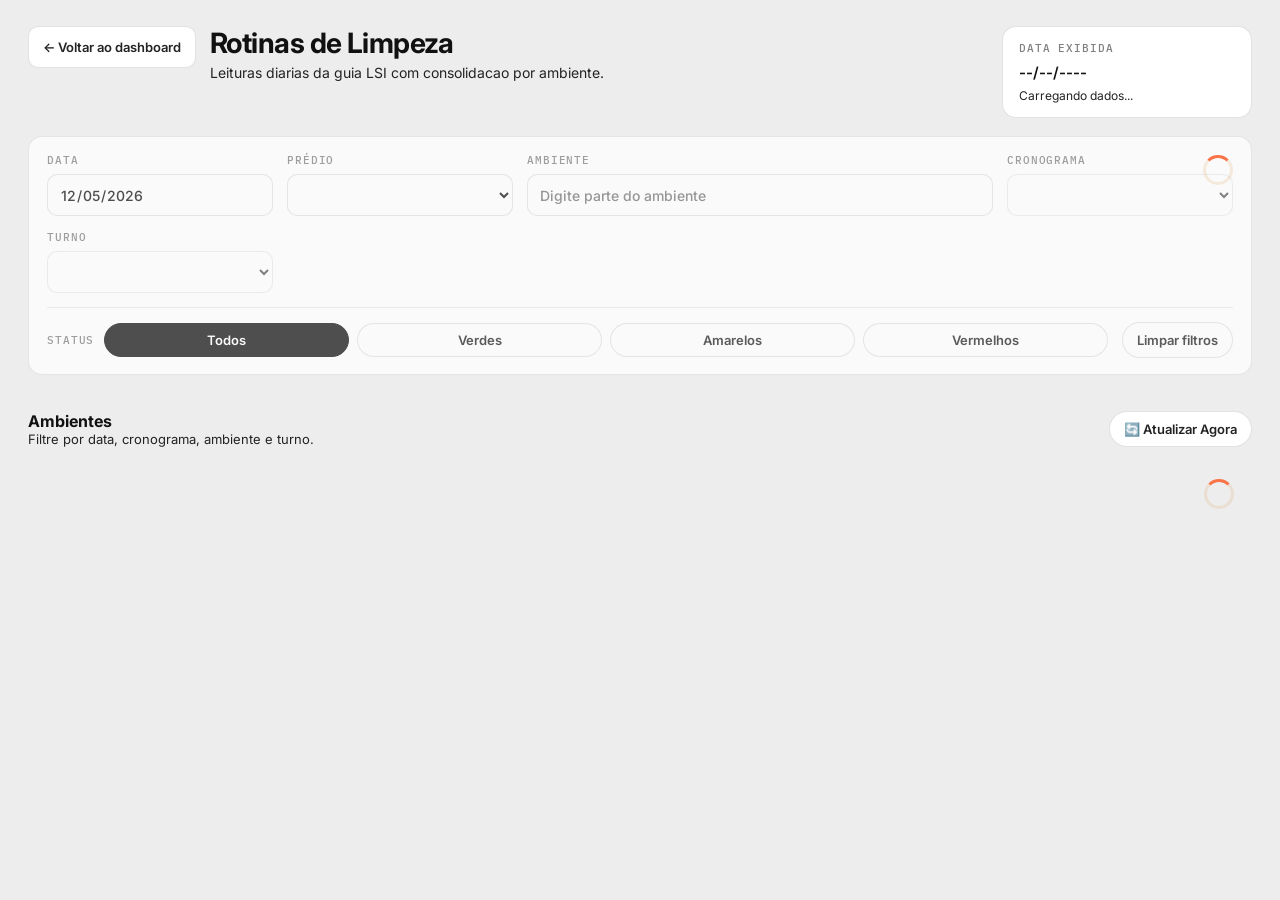
<file: docs/rotinas_limpeza.html>
<!DOCTYPE html>
<html lang="pt-BR">
<head>
<meta charset="UTF-8">
<meta name="viewport" content="width=device-width, initial-scale=1.0">
<title>Rotinas de Limpeza</title>
<link rel="preconnect" href="https://fonts.googleapis.com">
<link rel="preconnect" href="https://fonts.gstatic.com" crossorigin>
<link href="https://fonts.googleapis.com/css2?family=Inter:wght@400;500;600;700&family=IBM+Plex+Mono:wght@400;500;600&display=swap" rel="stylesheet">
<style>
  :root{
    --bg:#EDEDED;
    --surface:#ffffff;
    --surface-soft:#EDEDED;
    --border:rgba(17,17,17,.12);
    --border-soft:rgba(35,35,35,.1);
    --ink:#111111;
    --ink-soft:#232323;
    --ink-faint:rgba(35,35,35,.58);
    --accent:#FF460A;
    --accent-soft:rgba(255,70,10,.10);
    --dark:#232323;
    --darkest:#111111;
    --green:#9AD872;
    --green-bg:#EEF8E2;
    --yellow:#FFD65A;
    --yellow-bg:#FFF4C8;
    --red:#D9605A;
    --red-bg:#FBE2DE;
    --radius:14px;
    --font-body:'Inter',sans-serif;
    --font-mono:'IBM Plex Mono',monospace;
  }

  *{box-sizing:border-box}
  html,body{margin:0;padding:0}
  body{
    min-height:100vh;
    background:var(--bg);
    color:var(--ink);
    font-family:var(--font-body);
    -webkit-font-smoothing:antialiased;
  }

  .page{
    max-width:1480px;
    margin:0 auto;
    padding:26px 28px 44px;
  }

  .topbar{
    display:flex;
    justify-content:space-between;
    gap:18px;
    align-items:flex-start;
    flex-wrap:wrap;
    margin-bottom:18px;
  }

  .topbar-main{
    display:flex;
    gap:14px;
    align-items:flex-start;
    flex-wrap:wrap;
  }

  .btn-back{
    height:42px;
    border-radius:10px;
    border:1px solid var(--border);
    background:var(--surface);
    color:var(--ink-soft);
    padding:0 14px;
    cursor:pointer;
    font:600 13px var(--font-body);
  }
  .btn-back:hover{border-color:var(--accent);background:var(--surface-soft);color:var(--accent)}

  .brand{
    display:flex;
    flex-direction:column;
    gap:4px;
  }
  .brand h1{
    margin:0;
    font-size:28px;
    font-weight:700;
    letter-spacing:-0.02em;
  }
  .brand p{
    margin:0;
    font-size:14px;
    color:var(--ink-soft);
  }

  .status-box{
    padding:14px 16px;
    border:1px solid var(--border);
    border-radius:var(--radius);
    background:var(--surface);
    min-width:250px;
  }
  .status-box .label{
    font:500 11px var(--font-mono);
    color:var(--ink-faint);
    text-transform:uppercase;
    letter-spacing:.08em;
  }
  .status-box .value{
    margin-top:8px;
    font-size:15px;
    font-weight:600;
  }
  .status-box .sub{
    margin-top:6px;
    font-size:12px;
    color:var(--ink-soft);
  }

  .panel{
    background:var(--surface);
    border:1px solid var(--border);
    border-radius:var(--radius);
    padding:16px 18px;
    margin-bottom:18px;
  }

  .filters{
    display:grid;
    grid-template-columns:repeat(5, minmax(0, 1fr));
    gap:14px;
    align-items:end;
  }
  .field{
    display:flex;
    flex-direction:column;
    gap:7px;
  }
  .field label{
    font:500 11px var(--font-mono);
    color:var(--ink-faint);
    text-transform:uppercase;
    letter-spacing:.08em;
  }
  .field input,
  .field select{
    width:100%;
    min-width:0;
    height:42px;
    border-radius:10px;
    border:1px solid var(--border);
    background:#fff;
    color:var(--ink);
    font:500 14px var(--font-body);
    padding:0 12px;
  }

  .field.is-wide{
    grid-column:span 2;
  }

  .status-filter{
    display:flex;
    align-items:center;
    justify-content:space-between;
    gap:14px;
    flex-wrap:wrap;
    margin-top:14px;
    padding-top:14px;
    border-top:1px solid var(--border-soft);
  }
  .status-filter-main{
    display:flex;
    align-items:center;
    gap:10px;
    flex:1;
    flex-wrap:wrap;
    min-width:0;
  }
  .status-filter .label{
    font:500 11px var(--font-mono);
    color:var(--ink-faint);
    text-transform:uppercase;
    letter-spacing:.08em;
  }
  .status-buttons{
    display:grid;
    grid-template-columns:repeat(4, minmax(110px, 1fr));
    gap:8px;
    min-width:0;
    flex:1;
  }
  .status-btn{
    min-height:34px;
    border-radius:999px;
    border:1px solid var(--border);
    background:#fff;
    color:var(--ink-soft);
    padding:0 12px;
    cursor:pointer;
    font:600 13px var(--font-body);
    transition:border-color .15s ease, background .15s ease, color .15s ease;
  }
  .status-btn:hover{
    border-color:var(--accent);
    color:var(--accent);
    background:var(--accent-soft);
  }
  .status-btn.is-active{
    border-color:var(--ink);
    background:var(--ink);
    color:#fff;
  }
  .status-btn[data-status="green"].is-active{
    border-color:var(--green);
    background:var(--green);
  }
  .status-btn[data-status="yellow"].is-active{
    border-color:var(--yellow);
    background:var(--yellow);
  }
  .status-btn[data-status="red"].is-active{
    border-color:var(--red);
    background:var(--red);
  }
  .filters-actions{
    display:flex;
    align-items:center;
    justify-content:flex-end;
    flex-wrap:wrap;
    gap:10px;
  }
  .btn-clear{
    min-height:36px;
    border-radius:999px;
    border:1px solid var(--border);
    background:var(--surface);
    color:var(--dark);
    padding:0 14px;
    cursor:pointer;
    font:600 13px var(--font-body);
    transition:border-color .15s ease, background .15s ease, color .15s ease;
  }
  .btn-clear:hover{
    border-color:var(--accent);
    background:var(--accent-soft);
    color:var(--accent);
  }

  .summary{
    display:grid;
    grid-template-columns:repeat(4, minmax(0, 1fr));
    gap:14px;
    margin-bottom:18px;
  }
  .summary-card{
    padding:16px 18px;
    border-radius:var(--radius);
    border:1px solid var(--border);
    background:var(--surface);
  }
  .summary-card .label{
    font:500 11px var(--font-mono);
    color:var(--ink-faint);
    text-transform:uppercase;
    letter-spacing:.08em;
  }
  .summary-card .value{
    margin-top:8px;
    font-size:34px;
    font-weight:700;
    line-height:1;
  }
  .summary-card .sub{
    margin-top:7px;
    font-size:12px;
    color:var(--ink-soft);
  }

  .summary-card.is-green{border-color:rgba(154,216,114,.45);background:var(--green-bg)}
  .summary-card.is-yellow{border-color:rgba(255,214,90,.52);background:var(--yellow-bg)}
  .summary-card.is-red{border-color:rgba(217,96,90,.42);background:var(--red-bg)}

  .helper{
      display:flex;
      justify-content:space-between;
      gap:14px;
      align-items:center;
      flex-wrap:wrap;
      margin-bottom:14px;
    }
    .helper .btn-clear{
      flex-shrink:0;
    }
  .helper strong{font-size:16px}
  .helper .sub{
    font-size:13px;
    color:var(--ink-soft);
  }

  .alert{
    margin-bottom:14px;
    padding:12px 14px;
    border-radius:12px;
    border:1px solid rgba(255,70,10,.18);
    background:var(--accent-soft);
    color:var(--accent);
    font-size:13px;
  }

  .grid{
    display:grid;
    grid-template-columns:repeat(auto-fit, minmax(320px, 1fr));
    gap:16px;
  }

  .card{
    border-radius:16px;
    border:1px solid var(--border);
    background:var(--surface);
    padding:16px;
    display:flex;
    flex-direction:column;
    gap:14px;
    min-height:260px;
  }
  .card.is-green{border-color:rgba(154,216,114,.45);background:var(--green-bg)}
  .card.is-yellow{border-color:rgba(255,214,90,.52);background:var(--yellow-bg)}
  .card.is-red{border-color:rgba(217,96,90,.42);background:var(--red-bg)}

  .card-head{
    display:flex;
    justify-content:space-between;
    gap:12px;
    align-items:flex-start;
  }
  .card-head h2{
    margin:0;
    font-size:18px;
    font-weight:700;
    line-height:1.15;
  }
  .card-head p{
    margin:5px 0 0;
    font-size:12px;
    color:var(--ink-soft);
  }

  .badge{
    border-radius:999px;
    padding:7px 10px;
    font:600 11px var(--font-mono);
    text-transform:uppercase;
    white-space:nowrap;
  }
  .badge.is-green{background:rgba(154,216,114,.22);color:#3F7A1A;border:1px solid rgba(154,216,114,.48)}
  .badge.is-yellow{background:rgba(255,214,90,.28);color:#9A6800;border:1px solid rgba(255,214,90,.56)}
  .badge.is-red{background:rgba(217,96,90,.18);color:#B33D36;border:1px solid rgba(217,96,90,.42)}

  .metrics{
    display:grid;
    grid-template-columns:repeat(3, minmax(0, 1fr));
    gap:10px;
  }
  .metric{
    padding:11px 12px;
    border-radius:12px;
    background:rgba(255,255,255,.82);
    border:1px solid rgba(0,0,0,.06);
  }
  .metric .label{
    font:500 10px var(--font-mono);
    color:var(--ink-faint);
    text-transform:uppercase;
  }
  .metric .value{
    margin-top:7px;
    font-size:18px;
    font-weight:700;
  }

  .chips{
    display:flex;
    gap:8px;
    flex-wrap:wrap;
  }
  .chip{
    min-height:28px;
    display:inline-flex;
    align-items:center;
    border-radius:999px;
    padding:0 10px;
    background:rgba(0,0,0,.05);
    color:var(--ink-soft);
    font-size:12px;
    font-weight:600;
  }
  .chip.is-predio{
    background:var(--accent-soft);
    color:var(--accent);
  }
  .chip.is-turno-verde{
    background:rgba(154,216,114,.22);
    color:#3F7A1A;
    border:1px solid rgba(154,216,114,.48);
  }

  .items{
    display:flex;
    flex-direction:column;
    gap:10px;
  }
  .item{
    border-radius:12px;
    background:rgba(255,255,255,.82);
    border:1px solid rgba(0,0,0,.06);
    padding:12px 13px;
    display:flex;
    flex-direction:column;
    gap:8px;
  }
  .item-head{
    display:flex;
    justify-content:space-between;
    gap:10px;
    align-items:flex-start;
  }
  .item-title{
    font-size:14px;
    font-weight:700;
  }
  .item-meta{
    font-size:12px;
    color:var(--ink-soft);
    line-height:1.45;
  }
  .item-count{
    font:700 16px var(--font-mono);
    white-space:nowrap;
  }
  .item-foot{
    display:flex;
    justify-content:space-between;
    gap:10px;
    flex-wrap:wrap;
    align-items:center;
  }

  .empty{
    padding:36px 18px;
    text-align:center;
    color:var(--ink-soft);
    background:var(--surface);
    border:1px dashed var(--border);
    border-radius:var(--radius);
  }

  .loading{
    position:relative;
    pointer-events:none;
    opacity:.72;
  }
  .loading::after{
    content:'';
    position:absolute;
    top:18px;
    right:18px;
    width:24px;
    height:24px;
    border-radius:50%;
    border:3px solid rgba(221,139,46,.2);
    border-top-color:var(--accent);
    animation:spin .8s linear infinite;
  }

  @keyframes spin{
    to{transform:rotate(360deg)}
  }

  @media (max-width: 1100px){
    .filters,
    .summary{grid-template-columns:repeat(2, minmax(0, 1fr))}
    .field.is-wide{grid-column:span 1}
    .status-buttons{grid-template-columns:repeat(2, minmax(0, 1fr))}
  }

  @media (max-width: 720px){
    .page{padding:18px 14px 28px}
    .filters,
    .summary,
    .metrics{grid-template-columns:1fr}
    .panel{padding:14px}
    .card-head,
    .item-head{flex-direction:column}
    .topbar,
    .topbar-main{gap:12px}
    .status-box{width:100%;min-width:0}
    .status-filter,
    .status-filter-main,
    .filters-actions{
      flex-direction:column;
      align-items:stretch;
    }
    .status-buttons{grid-template-columns:1fr 1fr;width:100%}
    .status-btn,
    .btn-clear{width:100%}
  }
</style>
</head>
<body>
  <div class="page">
    <header class="topbar">
      <div class="topbar-main">
        <button class="btn-back" id="backBtn" type="button">← Voltar ao dashboard</button>
        <div class="brand">
          <h1>Rotinas de Limpeza</h1>
          <p>Leituras diarias da guia LSI com consolidacao por ambiente.</p>
        </div>
      </div>
      <div class="status-box">
        <div class="label">Data exibida</div>
        <div class="value" id="selectedDateText">--/--/----</div>
        <div class="sub" id="selectedDateMeta">Carregando dados...</div>
      </div>
    </header>

    <section class="panel" id="filtersPanel">
      <div class="filters">
        <div class="field">
          <label for="dateFilter">Data</label>
          <input id="dateFilter" type="date">
        </div>
        <div class="field">
          <label for="predioFilter">Prédio</label>
          <select id="predioFilter"></select>
        </div>
        <div class="field is-wide">
          <label for="ambienteFilter">Ambiente</label>
          <input id="ambienteFilter" type="search" placeholder="Digite parte do ambiente">
        </div>
        <div class="field">
          <label for="cronogramaFilter">Cronograma</label>
          <select id="cronogramaFilter"></select>
        </div>
        <div class="field">
          <label for="turnoFilter">Turno</label>
          <select id="turnoFilter"></select>
        </div>
      </div>
      <div class="status-filter">
        <div class="status-filter-main">
          <div class="label">Status</div>
          <div class="status-buttons" id="statusButtons">
            <button class="status-btn is-active" data-status="all" type="button">Todos</button>
            <button class="status-btn" data-status="green" type="button">Verdes</button>
            <button class="status-btn" data-status="yellow" type="button">Amarelos</button>
            <button class="status-btn" data-status="red" type="button">Vermelhos</button>
          </div>
        </div>
        <div class="filters-actions">
          <button class="btn-clear" id="clearFiltersBtn" type="button">Limpar filtros</button>
        </div>
      </div>
    </section>

    <section class="summary" id="summaryHost"></section>

    <div id="alertHost"></div>

    <section class="helper">
      <div>
        <strong id="helperTitle">Ambientes</strong>
        <div class="sub" id="helperText">Filtre por data, cronograma, ambiente e turno.</div>
      </div>
      <button class="btn-clear" id="refreshBtn" type="button">🔄 Atualizar Agora</button>
    </section>

    <section class="grid" id="cardsHost"></section>
  </div>

  <script src="./config.js"></script>
  <script>
  (function(){
    const cfg = window.__DASHBOARD_CONFIG__ ?? { dataEndpoint:"", transport:"auto", jsonpCallbackParam:"callback" };
    const endpoint = String(cfg.dataEndpoint || "").trim();
    const today = new Date();
    today.setHours(0,0,0,0);
    const todayIso = toIsoDate(today);

    // Chave para localStorage
    const STORAGE_KEY = 'rotinas_limpeza_green_shifts';
    const STORAGE_DATE_KEY = 'rotinas_limpeza_green_shifts_date';

    // Obtém a data de hoje como string YYYY-MM-DD
    const getTodayString = () => {
      const today = new Date();
      return `${today.getFullYear()}-${String(today.getMonth() + 1).padStart(2, '0')}-${String(today.getDate()).padStart(2, '0')}`;
    };

    // Estrutura para armazenar: { ambiente: { lastIncreaseTime: timestamp, activeShifts: ['T2', ...] } }
    const getStoredGreenShifts = () => {
      try {
        const storedDate = localStorage.getItem(STORAGE_DATE_KEY);
        const today = getTodayString();
        
        // Se a data armazenada é diferente de hoje, limpa os dados
        if (storedDate && storedDate !== today) {
          localStorage.removeItem(STORAGE_KEY);
          localStorage.removeItem(STORAGE_DATE_KEY);
          return {};
        }

        const stored = localStorage.getItem(STORAGE_KEY);
        return stored ? JSON.parse(stored) : {};
      } catch {
        return {};
      }
    };

    const saveGreenShifts = (data) => {
      localStorage.setItem(STORAGE_KEY, JSON.stringify(data));
      localStorage.setItem(STORAGE_DATE_KEY, getTodayString());
    };

    const state = {
      payload: null,
      loading: false,
      filters: {
        date: todayIso,
        ambienteQuery: "",
        predio: "all",
        cronograma: "all",
        turno: "all",
        status: "all"
      },
      previousReadings: new Map(), // Map<ambiente, totalActual>
      greenShifts: getStoredGreenShifts() // Dados persistidos
    };

    const backBtn = document.getElementById("backBtn");
    const filtersPanel = document.getElementById("filtersPanel");
    const selectedDateText = document.getElementById("selectedDateText");
    const selectedDateMeta = document.getElementById("selectedDateMeta");
    const dateFilter = document.getElementById("dateFilter");
    const ambienteFilter = document.getElementById("ambienteFilter");
    const predioFilter = document.getElementById("predioFilter");
    const cronogramaFilter = document.getElementById("cronogramaFilter");
    const turnoFilter = document.getElementById("turnoFilter");
    const statusButtons = document.getElementById("statusButtons");
    const clearFiltersBtn = document.getElementById("clearFiltersBtn");
    const refreshBtn = document.getElementById("refreshBtn");
    const summaryHost = document.getElementById("summaryHost");
    const alertHost = document.getElementById("alertHost");
    const helperTitle = document.getElementById("helperTitle");
    const helperText = document.getElementById("helperText");
    const cardsHost = document.getElementById("cardsHost");

    function toIsoDate(date){
      const d = new Date(date);
      d.setHours(0,0,0,0);
      const y = d.getFullYear();
      const m = String(d.getMonth()+1).padStart(2, "0");
      const dd = String(d.getDate()).padStart(2, "0");
      return y + "-" + m + "-" + dd;
    }

    function toDateLabel(iso){
      if(!iso) return "--/--/----";
      const d = new Date(iso + "T00:00:00");
      if(Number.isNaN(d.getTime())) return iso;
      return d.toLocaleDateString("pt-BR");
    }

    function normalizeText(value){
      return String(value ?? "")
        .normalize("NFD")
        .replace(/[\u0300-\u036f]/g, "")
        .toLowerCase()
        .trim();
    }

    function getPredioLabel(ambiente){
      const raw = String(ambiente ?? "").trim().toUpperCase();
      if(!raw) return "";
      return raw.slice(0, 3);
    }

    function statusMeta(status){
      if(status === "green") return { label:"Em dia", cls:"is-green" };
      if(status === "yellow") return { label:"Parcial", cls:"is-yellow" };
      return { label:"Pendente", cls:"is-red" };
    }

    function computeStatus(actual, expected){
      if(!(expected > 0)) return "green";
      if(actual >= expected) return "green";
      if(actual > 0) return "yellow";
      return "red";
    }

    function statusRank(status){
      if(status === "red") return 2;
      if(status === "yellow") return 1;
      return 0;
    }

    function rankStatus(rank){
      if(rank >= 2) return "red";
      if(rank === 1) return "yellow";
      return "green";
    }

    // Definição dos turnos com seus intervalos em minutos (desde 00:00)
    const SHIFT_DEFINITIONS = {
      'T1': { start: 1355, end: 360, overnight: true }, // 22:35 - 06:00
      'T2': { start: 360, end: 860, overnight: false }, // 06:00 - 14:20
      'T3': { start: 860, end: 1355, overnight: false }, // 14:20 - 22:35
      'T2E': { start: 360, end: 948, overnight: false }, // 06:00 - 15:48
      'T3E': { start: 948, end: 69, overnight: true }, // 15:48 - 01:09
      'T2A': { start: 450, end: 1038, overnight: false } // 07:30 - 17:18
    };

    function getCurrentTurnos(){
      const now = new Date();
      const hours = now.getHours();
      const minutes = now.getMinutes();
      const totalMinutes = hours * 60 + minutes;

      const turnos = [];
      Object.entries(SHIFT_DEFINITIONS).forEach(([shiftName, shift]) => {
        if (shift.overnight) {
          if (totalMinutes >= shift.start || totalMinutes < shift.end) turnos.push(shiftName);
        } else {
          if (totalMinutes >= shift.start && totalMinutes < shift.end) turnos.push(shiftName);
        }
      });

      console.log("Horário atual:", `${hours}:${minutes.toString().padStart(2, '0')}`, "- Turnos ativos:", turnos);
      return turnos;
    }

    // Verifica se um tempo está dentro do período de um turno
    function isTimeInRange(checkTimeMinutes, shift) {
      if (shift.overnight) {
        return checkTimeMinutes >= shift.start || checkTimeMinutes < shift.end;
      } else {
        return checkTimeMinutes >= shift.start && checkTimeMinutes < shift.end;
      }
    }

    // Verifica se um turno deve ficar verde para um ambiente
    function shouldShiftBeGreen(ambiente, shiftName) {
      const data = state.greenShifts[ambiente];
      if (!data) return false;

      const now = new Date();
      const nowMinutes = now.getHours() * 60 + now.getMinutes();
      const shift = SHIFT_DEFINITIONS[shiftName];
      if (!shift) return false;

      // Verifica se o horário atual ainda está dentro do período do turno que estava ativo quando a leitura aumentou
      return isTimeInRange(nowMinutes, shift) && data.activeShifts.includes(shiftName);
    }

    function hasReadingIncreased(ambiente, newActual){
      const oldActual = state.previousReadings.get(ambiente) || 0;
      const increased = newActual > oldActual;
      console.log(`Ambiente: ${ambiente} - Anterior: ${oldActual}, Novo: ${newActual} - Aumentou? ${increased}`);
      return increased;
    }

    const _FETCH_TIMEOUT_MS = 60000;
    const _FETCH_MAX_RETRIES = 3;
    const _FETCH_RETRY_BASE_DELAY = 1500;

    function _sleep(ms){ return new Promise((r)=>setTimeout(r, ms)); }

    async function _withRetries(fn, { maxRetries = _FETCH_MAX_RETRIES, baseDelay = _FETCH_RETRY_BASE_DELAY } = {}){
      let lastErr = null;
      for(let attempt = 0; attempt <= maxRetries; attempt++){
        try{ return await fn(attempt); }
        catch(err){
          lastErr = err;
          if(attempt >= maxRetries) break;
          const delay = baseDelay * Math.pow(2, attempt) + Math.floor(Math.random() * 500);
          await _sleep(delay);
        }
      }
      throw lastErr;
    }

    function fetchJsonp(urlString, { timeoutMs = _FETCH_TIMEOUT_MS } = {}){
      return new Promise((resolve, reject)=>{
        const cbParam = String(cfg.jsonpCallbackParam || "callback");
        const cbName = "__jsonp_cb_" + Date.now() + "_" + Math.random().toString(16).slice(2);
        const url = new URL(urlString);
        url.searchParams.set(cbParam, cbName);

        let done = false;
        const cleanup = ()=>{
          if(done) return;
          done = true;
          try{ delete window[cbName]; } catch {}
          if(script && script.parentNode) script.parentNode.removeChild(script);
          if(timer) clearTimeout(timer);
        };

        window[cbName] = (payload)=>{
          cleanup();
          resolve(payload);
        };

        const script = document.createElement("script");
        script.src = url.toString();
        script.async = true;
        script.onerror = ()=>{
          cleanup();
          reject(new Error("Falha no JSONP"));
        };

        const timer = setTimeout(()=>{
          cleanup();
          reject(new Error("Timeout no JSONP"));
        }, timeoutMs);

        document.head.appendChild(script);
      });
    }

    function _fetchWithTimeout(url, options = {}, timeoutMs = _FETCH_TIMEOUT_MS){
      const controller = typeof AbortController !== "undefined" ? new AbortController() : null;
      const signal = controller ? controller.signal : undefined;
      const opts = signal ? { ...options, signal } : { ...options };
      let timeoutId = null;
      const cleanup = ()=>{ if(timeoutId){ clearTimeout(timeoutId); timeoutId = null; } };
      const timeoutPromise = new Promise((_, reject)=>{
        timeoutId = setTimeout(()=>{
          if(controller){ try{ controller.abort(); }catch{} }
          reject(new Error("Timeout na requisição"));
        }, timeoutMs);
      });
      return Promise.race([fetch(url, opts).finally(cleanup), timeoutPromise]);
    }

    async function fetchPayload(dateIso, options){
      if(!endpoint) return null;
      const baseUrl = new URL(endpoint);
      baseUrl.searchParams.set("view", "lsi_rotinas");
      baseUrl.searchParams.set("date", dateIso);
      if (options && options.noCache) {
        baseUrl.searchParams.set("noCache", "1");
        baseUrl.searchParams.set("_t", String(Date.now()));
      }

      return _withRetries(async () => {
        const url = new URL(baseUrl.toString());
        const transport = String(cfg.transport || "auto").toLowerCase();
        if(transport === "jsonp") return fetchJsonp(url.toString());
        if(transport === "fetch"){
          const res = await _fetchWithTimeout(url.toString(), { method:"GET", mode:"cors", cache:"no-store" });
          if(!res.ok) throw new Error("HTTP " + res.status);
          return res.json();
        }
        try{
          const res = await _fetchWithTimeout(url.toString(), { method:"GET", mode:"cors", cache:"no-store" });
          if(!res.ok) throw new Error("HTTP " + res.status);
          return res.json();
        } catch {
          return fetchJsonp(url.toString());
        }
      });
    }

    function setLoading(loading){
      state.loading = loading;
      filtersPanel.classList.toggle("loading", loading);
      cardsHost.classList.toggle("loading", loading);
      dateFilter.disabled = loading;
      ambienteFilter.disabled = loading;
      cronogramaFilter.disabled = loading;
      turnoFilter.disabled = loading;
    }

    function goBack(){
      const dashboardUrl = "./index.html#/lsi";
      window.location.replace(dashboardUrl);
    }

    function optionHtml(value, label, selectedValue){
      const selected = value === selectedValue ? " selected" : "";
      return '<option value="' + escapeHtml(value) + '"' + selected + '>' + escapeHtml(label) + '</option>';
    }

    function escapeHtml(value){
      return String(value ?? "")
        .replace(/&/g, "&amp;")
        .replace(/</g, "&lt;")
        .replace(/>/g, "&gt;")
        .replace(/"/g, "&quot;")
        .replace(/'/g, "&#39;");
    }

    function syncDateBounds(payload){
      const dates = Array.isArray(payload?.availableDates) ? payload.availableDates.slice().sort() : [];
      const latestAvailable = dates.length ? dates[dates.length - 1] : todayIso;
      const maxDate = latestAvailable < todayIso ? latestAvailable : todayIso;
      dateFilter.min = dates.length ? dates[0] : "";
      dateFilter.max = maxDate || todayIso;
      if(!state.filters.date) state.filters.date = payload?.selectedDate || todayIso;
      dateFilter.value = state.filters.date;
    }

    function syncSelect(selectEl, items, selectedValue, allLabel){
      const values = Array.isArray(items) ? items : [];
      let html = optionHtml("all", allLabel, selectedValue);
      values.forEach((item)=>{
        if(typeof item === "string") html += optionHtml(item, item, selectedValue);
        else html += optionHtml(item.id, item.label, selectedValue);
      });
      selectEl.innerHTML = html;
      if(!Array.from(selectEl.options).some((opt)=>opt.value === selectedValue)){
        selectEl.value = "all";
      }
    }

    function syncStatusButtons(){
      Array.from(statusButtons.querySelectorAll(".status-btn")).forEach((btn)=>{
        btn.classList.toggle("is-active", btn.getAttribute("data-status") === state.filters.status);
      });
    }

    function resetFilters(){
      state.filters.ambienteQuery = "";
      state.filters.predio = "all";
      state.filters.cronograma = "all";
      state.filters.turno = "all";
      state.filters.status = "all";
    }

    function filteredItems(){
      const payload = state.payload;
      const items = Array.isArray(payload?.items) ? payload.items : [];
      return items.filter((item)=>{
        if(state.filters.predio !== "all" && getPredioLabel(item.ambiente) !== state.filters.predio) return false;
        if(state.filters.ambienteQuery){
          const ambienteText = normalizeText(item.ambiente);
          if(!ambienteText.includes(normalizeText(state.filters.ambienteQuery))) return false;
        }
        if(state.filters.cronograma !== "all" && item.cronogramaId !== state.filters.cronograma) return false;
        if(state.filters.turno !== "all"){
          const turns = Array.isArray(item.turnos) ? item.turnos : [];
          if(!turns.includes(state.filters.turno)) return false;
        }
        return true;
      });
    }

    function aggregateByEnvironment(items){
      const map = new Map();

      items.forEach((item)=>{
        if(!map.has(item.ambiente)){
          map.set(item.ambiente, {
            ambiente: item.ambiente,
            predio: getPredioLabel(item.ambiente),
            status: "green",
            totalActual: 0,
            totalExpected: 0,
            dueItems: 0,
            worstStatusRank: 0,
            cronogramas: new Set(),
            turnos: new Set(),
            items: []
          });
        }

        const entry = map.get(item.ambiente);
        entry.items.push(item);
        entry.cronogramas.add(item.cronogramaLabel);
        (Array.isArray(item.turnos) ? item.turnos : []).forEach((turno)=>entry.turnos.add(turno));
        if(item.countsInSchedule && item.dueToday){
          entry.totalActual += Number(item.actual || 0);
          entry.totalExpected += Number(item.expected || 0);
          entry.dueItems += 1;
          entry.worstStatusRank = Math.max(entry.worstStatusRank, statusRank(item.status));
        }
      });

      return Array.from(map.values())
        .map((entry)=>{
          entry.status = rankStatus(entry.worstStatusRank);
          entry.cronogramas = Array.from(entry.cronogramas);
          entry.turnos = Array.from(entry.turnos);
          entry.items.sort((a, b)=>{
            if(a.dueToday !== b.dueToday) return a.dueToday ? -1 : 1;
            return normalizeText(a.cronogramaLabel).localeCompare(normalizeText(b.cronogramaLabel), "pt-BR");
          });
          return entry;
        })
        .sort((a, b)=>a.ambiente.localeCompare(b.ambiente, "pt-BR"));
    }

    function renderSummary(ambientes){
      const summary = ambientes.reduce((acc, ambiente)=>{
        acc.total += 1;
        acc[ambiente.status] += 1;
        acc.actual += ambiente.totalActual;
        acc.expected += ambiente.totalExpected;
        return acc;
      }, { total:0, green:0, yellow:0, red:0, actual:0, expected:0 });

      summaryHost.innerHTML = [
        '<div class="summary-card"><div class="label">Ambientes</div><div class="value">' + summary.total + '</div><div class="sub">Ambientes visiveis apos os filtros</div></div>',
        '<div class="summary-card is-green"><div class="label">Verdes</div><div class="value">' + summary.green + '</div><div class="sub">Ambientes em dia ou fora do cronograma no dia</div></div>',
        '<div class="summary-card is-yellow"><div class="label">Amarelos</div><div class="value">' + summary.yellow + '</div><div class="sub">Ja houve leitura, mas ainda falta completar</div></div>',
        '<div class="summary-card is-red"><div class="label">Vermelhos</div><div class="value">' + summary.red + '</div><div class="sub">Sem leitura registrada para o que era esperado</div></div>'
      ].join("");

      helperTitle.textContent = summary.total === 1 ? "1 ambiente filtrado" : summary.total + " ambientes filtrados";
      helperText.textContent = "Leituras do dia: " + summary.actual + " registradas para " + summary.expected + " esperadas.";
    }

    function getPredios(payload){
      const base = Array.isArray(payload?.filters?.ambientes) ? payload.filters.ambientes : [];
      return Array.from(new Set(base.map((ambiente)=>getPredioLabel(ambiente)).filter(Boolean)))
        .sort((a, b)=>a.localeCompare(b, "pt-BR"));
    }

    function filterAmbientesByStatus(ambientes){
      if(state.filters.status === "all") return ambientes;
      return ambientes.filter((ambiente)=>ambiente.status === state.filters.status);
    }

    function renderAlerts(payload){
      const alerts = [];
      if(!endpoint){
        alerts.push("Configure o endpoint do Apps Script em config.js para carregar os dados reais.");
      } else if(payload?.meta?.selectedDateFound === false){
        alerts.push("A data selecionada nao foi encontrada nas colunas de leitura da planilha. Os valores exibidos estao zerados para esse dia.");
      }
      if(payload?.meta?.error) alerts.push(payload.meta.error);

      alertHost.innerHTML = alerts.map((message)=>'<div class="alert">' + escapeHtml(message) + '</div>').join("");
    }

    function itemStatusText(item){
      if(!item.countsInSchedule) return "Sob demanda";
      if(!item.dueToday) return "Fora do dia";
      return item.actual + "/" + item.expected + " leituras";
    }

    function renderCards(ambientes){
      if(!ambientes.length){
        cardsHost.innerHTML = '<div class="empty">Nenhum ambiente encontrado para os filtros selecionados.</div>';
        return;
      }

      cardsHost.innerHTML = ambientes.map((ambiente) => {
        const meta = statusMeta(ambiente.status);
        const cronogramas = ambiente.cronogramas.length
          ? ambiente.cronogramas.map((label) => '<span class="chip">' + escapeHtml(label) + '</span>').join("")
          : '<span class="chip">Sem cronograma</span>';
        
        const turnos = ambiente.turnos.length
          ? ambiente.turnos.map((label) => {
              const isGreen = shouldShiftBeGreen(ambiente.ambiente, label);
              console.log(`Ambiente ${ambiente.ambiente}, Turno ${label}: deve ficar verde? ${isGreen}`);
              return '<span class="chip' + (isGreen ? ' is-turno-verde' : '') + '">' + escapeHtml(label) + '</span>';
            }).join("")
          : '<span class="chip">Sem turno informado</span>';
        
        const predio = ambiente.predio
          ? '<span class="chip is-predio">' + escapeHtml(ambiente.predio) + '</span>'
          : "";
        const items = ambiente.items.map((item)=>{
          const itemMeta = statusMeta(item.status);
          const days = Array.isArray(item.diasLabel) && item.diasLabel.length ? item.diasLabel.join(", ") : "Nao informado";
          const turns = Array.isArray(item.turnos) && item.turnos.length ? item.turnos.join(", ") : "Nao informado";
          return '' +
            '<div class="item">' +
              '<div class="item-head">' +
                '<div>' +
                  '<div class="item-title">' + escapeHtml(item.cronogramaLabel) + '</div>' +
                  '<div class="item-meta">Dias: ' + escapeHtml(days) + ' • Frequencia: ' + escapeHtml(item.frequencyLabel) + '</div>' +
                '</div>' +
                '<div class="item-count">' + escapeHtml(itemStatusText(item)) + '</div>' +
              '</div>' +
              '<div class="item-foot">' +
                '<div class="item-meta">Turno: ' + escapeHtml(turns) + '</div>' +
                '<span class="badge ' + itemMeta.cls + '">' + escapeHtml(itemMeta.label) + '</span>' +
              '</div>' +
            '</div>';
        }).join("");

        const readingText = ambiente.totalExpected > 0
          ? ambiente.totalActual + "/" + ambiente.totalExpected
          : "Sem leitura prevista";

        return '' +
          '<article class="card ' + meta.cls + '">' +
            '<div class="card-head">' +
              '<div>' +
                '<h2>' + escapeHtml(ambiente.ambiente) + '</h2>' +
                '<p>' + ambiente.items.length + ' atividades consideradas para os filtros atuais.</p>' +
              '</div>' +
              '<span class="badge ' + meta.cls + '">' + escapeHtml(meta.label) + '</span>' +
            '</div>' +
            '<div class="metrics">' +
              '<div class="metric"><div class="label">Leituras</div><div class="value">' + escapeHtml(readingText) + '</div></div>' +
              '<div class="metric"><div class="label">Previstas hoje</div><div class="value">' + ambiente.dueItems + '</div></div>' +
              '<div class="metric"><div class="label">Cronogramas</div><div class="value">' + ambiente.cronogramas.length + '</div></div>' +
            '</div>' +
            '<div class="chips">' + cronogramas + '</div>' +
            '<div class="chips">' + predio + '</div>' +
            '<div class="chips">' + turnos + '</div>' +
            '<div class="items">' + items + '</div>' +
          '</article>';
      }).join("");
    }

    function render(){
      const payload = state.payload || {};
      syncDateBounds(payload);
      syncSelect(predioFilter, getPredios(payload), state.filters.predio, "Todos");
      syncSelect(cronogramaFilter, payload?.filters?.cronogramas || [], state.filters.cronograma, "Todos");
      syncSelect(turnoFilter, payload?.filters?.turnos || [], state.filters.turno, "Todos");
      ambienteFilter.value = state.filters.ambienteQuery;
      syncStatusButtons();

      selectedDateText.textContent = toDateLabel(payload?.selectedDate || state.filters.date);
      selectedDateMeta.textContent = payload?.meta?.selectedDateFound === false
        ? "Data nao localizada na grade da planilha."
        : "Leituras consolidadas por ambiente.";

      renderAlerts(payload);
      const ambientes = filterAmbientesByStatus(aggregateByEnvironment(filteredItems()));
      renderSummary(ambientes);
      renderCards(ambientes);
    }

    async function load(dateIso, options){
      const useNoCache = !!(options && options.noCache);
      state.filters.date = dateIso;
      if(!endpoint){
        state.payload = {
          selectedDate: dateIso,
          availableDates: [dateIso],
          filters: { ambientes: [], cronogramas: [], turnos: [] },
          items: [],
          meta: { selectedDateFound: false, error: "Sem endpoint configurado." }
        };
        render();
        return;
      }

      setLoading(true);
      try{
        if (state.payload) {
          const ambientesAnteriores = aggregateByEnvironment(filteredItems());
          ambientesAnteriores.forEach((ambiente) => {
            state.previousReadings.set(ambiente.ambiente, ambiente.totalActual);
          });
        }

        const payload = await fetchPayload(dateIso, { noCache: useNoCache });
        state.payload = payload && typeof payload === "object" ? payload : { items: [] };

        // --- Debug ---
        const items = Array.isArray(state.payload?.items) ? state.payload.items : [];
        const pisoItems = items.filter((i) => i.cronogramaId === "piso");
        const p01Items = items.filter((i) => {
          const amb = String(i.ambiente || "").toUpperCase();
          return amb.startsWith("P01") || amb.includes("P01");
        });
        const p01PisoItems = pisoItems.filter((i) => {
          const amb = String(i.ambiente || "").toUpperCase();
          return amb.startsWith("P01") || amb.includes("P01");
        });
        const meta = state.payload.meta || {};
        console.group("[DEBUG lsi_rotinas] payload recebido");
        console.log("Total items:", items.length, "| Piso items:", pisoItems.length, "| P01 items (todos blocos):", p01Items.length, "| P01 no Piso:", p01PisoItems.length);
        if (pisoItems.length) console.log("Lista de ambientes no bloco Piso:", pisoItems.map((i) => `[${i.rowNumber}] ${i.ambiente} (${i.cronogramaLabel})`));
        if (p01Items.length) console.log("Todos os itens P01:", p01Items.map((i) => `[${i.rowNumber}] bloco=${i.cronogramaId} amb=${i.ambiente}`));
        if (!p01PisoItems.length && !p01Items.length) console.warn("Nenhum item P01 encontrado em nenhum bloco. Verifique se a linha 745 tem o ambiente preenchido na coluna B da aba LSI.");
        if (meta.blocos) {
          console.log("Resumo dos blocos (backend):");
          meta.blocos.forEach((b) => {
            console.log(`  • ${b.blocoLabel} (${b.blocoId}) linhas ${b.startRow}-${b.endRow} total=${b.totalRows} comAmbiente=${b.linhasComAmbiente} vazias=${b.linhasSemAmbiente}`);
          });
        }
        if (meta.linhasPiso && meta.linhasPiso.length) {
          console.table(meta.linhasPiso);
          const linha745 = meta.linhasPiso.find((l) => l.row === 745);
          if (linha745) {
            console.log("🔍 LINHA 745 ENCONTRADA no backend:", linha745);
            if (linha745.skipped) {
              console.warn("⚠️  Linha 745 foi SKIPADA (pulada) motivo:", linha745.motivo, "| Coluna B raw:", linha745.colB_raw);
            } else {
              console.log("✅ Linha 745 foi incluída. Ambiente:", linha745.ambiente, "| Frequência:", linha745.colF_freqRaw, "| Turnos:", linha745.colG_turnosRaw);
            }
          } else {
            console.warn("⚠️  NÃO encontrei a linha 745 no bloco piso. Verifique se a linha 745 realmente contém dados na aba LSI.");
          }
        } else {
          console.warn("Nenhuma informação detalhada das linhas de piso veio do backend.");
        }
        console.log("Meta completa do backend:", meta);
        console.groupEnd();
        // --- fim debug ---

        const ambientesNovos = aggregateByEnvironment(filteredItems());
        const currentShifts = getCurrentTurnos();
        ambientesNovos.forEach((ambiente) => {
          if (!state.previousReadings.has(ambiente.ambiente)) {
            state.previousReadings.set(ambiente.ambiente, ambiente.totalActual);
          } else if (hasReadingIncreased(ambiente.ambiente, ambiente.totalActual)) {
            state.greenShifts[ambiente.ambiente] = {
              lastIncreaseTime: Date.now(),
              activeShifts: [...currentShifts]
            };
            console.log(`Atualizando greenShifts para ${ambiente.ambiente}:`, state.greenShifts[ambiente.ambiente]);
          }
        });
        saveGreenShifts(state.greenShifts);

      } catch (error){
        state.payload = {
          selectedDate: dateIso,
          availableDates: [dateIso],
          filters: { ambientes: [], cronogramas: [], turnos: [] },
          items: [],
          meta: { error: error?.message ? String(error.message) : "Falha ao carregar dados.", selectedDateFound: false }
        };
      } finally {
        setLoading(false);
        render();
        const ambientesNovos = aggregateByEnvironment(filteredItems());
        ambientesNovos.forEach((ambiente) => {
          state.previousReadings.set(ambiente.ambiente, ambiente.totalActual);
        });
      }
    }

    dateFilter.addEventListener("change", ()=>{
      resetFilters();
      load(dateFilter.value || todayIso);
    });

    ambienteFilter.addEventListener("input", ()=>{
      state.filters.ambienteQuery = ambienteFilter.value || "";
      render();
    });

    predioFilter.addEventListener("change", ()=>{
      state.filters.predio = predioFilter.value || "all";
      render();
    });

    cronogramaFilter.addEventListener("change", ()=>{
      state.filters.cronograma = cronogramaFilter.value || "all";
      render();
    });

    turnoFilter.addEventListener("change", ()=>{
      state.filters.turno = turnoFilter.value || "all";
      render();
    });

    if(statusButtons){
      statusButtons.addEventListener("click", (event)=>{
        const button = event.target.closest(".status-btn");
        if(!button) return;
        state.filters.status = button.getAttribute("data-status") || "all";
        render();
      });
    }

    if(clearFiltersBtn){
      clearFiltersBtn.addEventListener("click", ()=>{
        resetFilters();
        render();
      });
    }

    if(backBtn) backBtn.addEventListener("click", goBack);

    if(refreshBtn) refreshBtn.addEventListener("click", () => {
      load(state.filters.date || todayIso, { noCache: true });
    });

    dateFilter.value = todayIso;
    load(todayIso, { noCache: true });

    // Atualiza automaticamente a cada 10 minutos para verificar novas leituras
    setInterval(() => {
      if (!state.loading) {
        load(state.filters.date || todayIso, { noCache: true });
      }
    }, 600000);
  })();
  </script>
</body>
</html>
</file>
